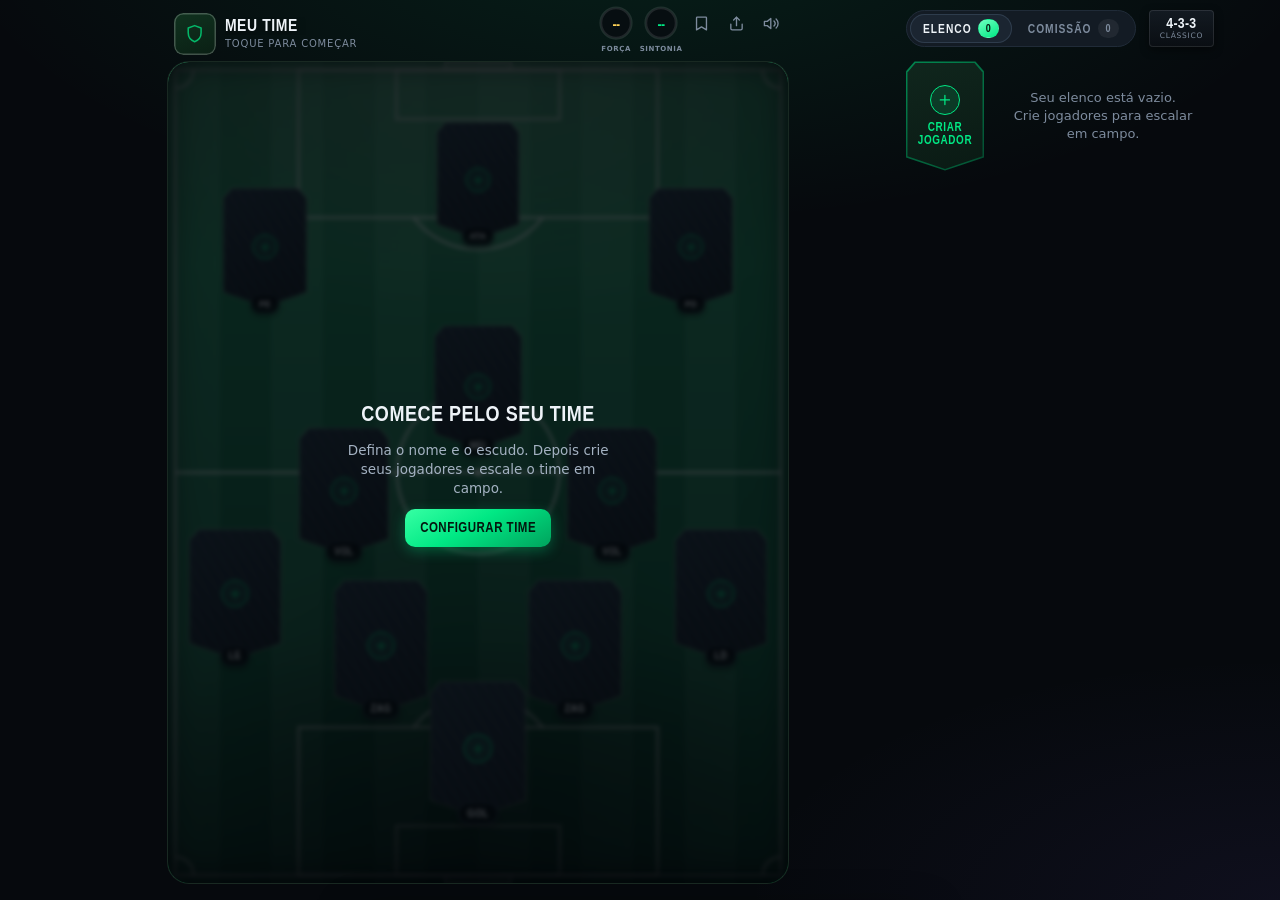
<file: index.html>
<!DOCTYPE html>
<html lang="pt-BR">
<head>
<meta charset="UTF-8" />
<meta name="viewport" content="width=device-width, initial-scale=1, viewport-fit=cover, maximum-scale=1, user-scalable=no" />
<title>NoTatiko — Monte seu time</title>
<meta name="description" content="NoTatiko: monte seu time de futebol com cards de score, escolha a tática e escale os 11. Funciona offline." />
<meta name="theme-color" content="#05070a" />
<meta name="mobile-web-app-capable" content="yes" />
<meta name="apple-mobile-web-app-capable" content="yes" />
<meta name="apple-mobile-web-app-status-bar-style" content="black-translucent" />
<meta name="apple-mobile-web-app-title" content="NoTatiko" />
<link rel="manifest" href="manifest.json" />
<link rel="icon" href="icons/icon-192.png" />
<link rel="apple-touch-icon" href="icons/icon-192.png" />
<link rel="stylesheet" href="css/style.css" />
</head>
<body>

<div class="app">

  <div class="conteudo">

    <section class="coluna-campo">

      <!-- Placar do jogo: escudo à esquerda, tática e medalhas à direita.
           Uma linha só, sem barra e sem divisória: encosta no gramado. -->
      <div class="hud">
        <button class="emblema" id="btn-time" aria-label="Time: ver e editar">
          <span class="emblema-brasao" id="topo-escudo"></span>
          <span class="emblema-txt">
            <b id="topo-nome">Meu Time</b>
            <small id="topo-sub">Toque para configurar</small>
          </span>
        </button>

        <button class="medalha" id="metrica-forca" aria-label="Força do time">
          <svg viewBox="0 0 40 40" aria-hidden="true">
            <circle class="medalha-trilho" cx="20" cy="20" r="16" />
            <circle class="medalha-arco" cx="20" cy="20" r="16" id="arco-forca" />
          </svg>
          <b id="valor-forca">--</b>
          <span>Força</span>
        </button>

        <button class="medalha" id="metrica-encaixe" aria-label="Sintonia do time">
          <svg viewBox="0 0 40 40" aria-hidden="true">
            <circle class="medalha-trilho" cx="20" cy="20" r="16" />
            <circle class="medalha-arco" cx="20" cy="20" r="16" id="arco-sintonia" />
          </svg>
          <b id="valor-encaixe">--</b>
          <span>Sintonia</span>
        </button>

        <button class="btn-hud" id="btn-escalacoes" aria-label="Minhas escalações"></button>

        <button class="btn-hud" id="btn-compartilhar" aria-label="Compartilhar a escalação"></button>

        <button class="btn-som" id="btn-som" aria-label="Trilha sonora"></button>
      </div>

      <div class="palco">

        <div class="gramado" id="gramado">
        <div class="gramado-fundo">
          <div class="grama"></div>
          <!-- as marcações são desenhadas em js/campo.js: o comprimento do
               campo acompanha a tela, e o círculo do meio nunca estica -->
          <svg class="linhas" id="linhas-campo" viewBox="0 0 680 907"
               preserveAspectRatio="xMidYMid meet" aria-hidden="true"></svg>
        </div>
          <div class="slots" id="slots"></div>
        </div>
      </div>
    </section>

    <section class="coluna-elenco">
      <div class="elenco-topo">
        <div class="abas" role="tablist" aria-label="Elenco e comissão técnica">
          <button type="button" class="aba ativa" id="aba-elenco" role="tab"
                  aria-selected="true" aria-controls="trilho">
            Elenco <span class="contador" id="qtd-elenco">0</span>
          </button>
          <button type="button" class="aba" id="aba-comissao" role="tab"
                  aria-selected="false" aria-controls="trilho-comissao">
            Comissão <span class="contador" id="qtd-comissao">0</span>
          </button>
        </div>

        <button class="placa-tatica" id="btn-tatica" aria-label="Tática e escalações guardadas">
          <b id="tatica-nome">4-3-3</b>
          <small id="tatica-variacao">Clássico</small>
        </button>
      </div>
      <div class="trilho" id="trilho" role="tabpanel" aria-labelledby="aba-elenco"></div>
      <div class="trilho trilho-comissao" id="trilho-comissao" role="tabpanel"
           aria-labelledby="aba-comissao" hidden></div>
    </section>

  </div>
</div>

<div class="camada-arrasto" id="camada-arrasto"></div>

<div class="folha-fundo" id="folha-fundo"></div>
<div class="folha" id="folha" role="dialog" aria-modal="true">
  <div class="folha-alca" id="folha-alca"><span></span></div>
  <header class="folha-topo">
    <h2 id="folha-titulo"></h2>
    <button class="folha-fechar" id="folha-fechar" aria-label="Fechar"></button>
  </header>
  <div class="folha-corpo" id="folha-corpo"></div>
  <footer class="folha-rodape" id="folha-rodape"></footer>
</div>

<div class="dialogo-fundo" id="dialogo-fundo">
  <div class="dialogo" role="alertdialog" aria-modal="true" aria-labelledby="dialogo-titulo">
    <h3 id="dialogo-titulo"></h3>
    <p id="dialogo-texto"></p>
    <div class="dialogo-acoes">
      <button class="acao-redonda neutra" id="dialogo-nao"></button>
      <button class="acao-redonda perigo" id="dialogo-sim"></button>
    </div>
  </div>
</div>

<div class="revelacao" id="revelacao"><div class="revelacao-carta" id="revelacao-carta"></div></div>

<script type="module" src="js/app.js"></script>
</body>
</html>
</file>
<file: css/style.css>
/* =========================================================
   NoTatiko — Monte seu time
   Tema escuro, layout de uma tela só.
   ========================================================= */

  :root {
  /* superfícies — nenhuma cor chapada: tudo tem gradiente ou luz ambiente */
  --fundo: #06090d;
  --painel: #0d131a;
  --painel-2: #131b24;
  --painel-3: #1b2531;
  --sup-1: linear-gradient(160deg, #151e29, #0e151d);
  --sup-2: linear-gradient(160deg, #1c2733, #131b25);
  --borda: #202b38;
  --borda-clara: #2e3c4c;

  --texto: #eef3f8;
  --texto-2: #a4b2c2;
  --texto-3: #7d8b9d;   /* AA: 5.6:1 sobre o fundo */

  --acento: #00e884;
  --acento-escuro: #00a35d;
  --acento-suave: rgba(0, 232, 132, .13);
  --ouro: #ffd257;
  --ambar: #ffab2e;
  --vermelho: #ff5457;

  /* metais das cartas */
  --bronze-1: #f6cba4; --bronze-2: #c8814a; --bronze-3: #7d4520; --bronze-4: #e5a870;
  --prata-1: #ffffff;  --prata-2: #d2dbe5;  --prata-3: #8d99a8;  --prata-4: #f3f7fb;
  --ouro-1: #fff8d6;   --ouro-2: #f4cf68;   --ouro-3: #b9861a;   --ouro-4: #ffeba6;
  --elite-1: #6a4ac0;  --elite-2: #2c1656;  --elite-3: #150a2b;  --elite-4: #8a5ce0;

  --raio: 14px;
  --raio-sm: 10px;
  --raio-lg: 22px;

  --sombra: 0 18px 40px rgba(0, 0, 0, .6);
  --sombra-carta: 0 6px 16px rgba(0, 0, 0, .55);

  --fonte: system-ui, -apple-system, "Segoe UI", Roboto, "Helvetica Neue", Arial, sans-serif;
  --fonte-cond: "Roboto Condensed", "Arial Narrow", "Liberation Sans Narrow", "DejaVu Sans Condensed", var(--fonte);

  /* Áreas seguras do aparelho, num lugar só. Sem isto espalhado, o topo e o
     rodapé viravam faixas de fundo — uma logo abaixo do relógio, outra
     abaixo do elenco — porque o respiro ficava FORA do conteúdo. */
  --topo-seguro: env(safe-area-inset-top, 0px);
  --baixo-seguro: env(safe-area-inset-bottom, 0px);

  /* HUD: uma linha só no lugar do antigo header + fileira de tiles */
  /* O HUD precisa caber a medalha inteira — anel, número e rótulo — mais
     uma folga até a grama. Menos que isso e o "FORÇA"/"SINTONIA" encosta
     na linha do campo, que era o que acontecia: a medalha mede 52 e a
     área útil do HUD media 46, então o rótulo passava 3px para dentro do
     gramado. A folga é (hud-h - invasão - medalha) / 2. */
  --hud-h: 66px;
  --hud-invasao: 5px;    /* o quanto o HUD desce por cima do gramado */
  --elenco-invasao: 14px; /* e o quanto a linha das abas sobe por cima dele */
  --brasao: 42px;
  /* o vão e o rótulo que a medalha tem embaixo do anel: é o que os glifos
     do topo descontam para acompanharem o anel, e não o rótulo */
  --medalha-rotulo: 13px;
  --medalha: 38px;
  --nome-time: 17px;
  /* 680x907, o campo do desenho; o JS remede conforme a tela e o
     comprimento acompanha, para o círculo do meio nunca esticar */
  --proporcao-campo: 0.7497;

  /* ritmo vertical compartilhado entre o botão de tática e os indicadores,
     para as duas linhas de texto alinharem entre as três caixas */
  --valor-tam: 19px;
  --valor-altura: 1.05;
  --rotulo-tam: 9px;
  --rotulo-altura: 1.1;
  --rotulo-espaco: 3px;
}

* { box-sizing: border-box; -webkit-tap-highlight-color: transparent; }

html, body {
  height: 100%;
  margin: 0;
  overflow: hidden;
  overscroll-behavior: none;
}

body {
  background:
    radial-gradient(90% 55% at 50% -8%, rgba(0, 232, 132, .10), transparent 60%),
    radial-gradient(70% 45% at 100% 100%, rgba(120, 90, 220, .08), transparent 60%),
    var(--fundo);
  background-attachment: fixed;
  color: var(--texto);
  font-family: var(--fonte);
  font-size: 15px;
  line-height: 1.4;
  -webkit-font-smoothing: antialiased;
  user-select: none;
}

img { display: block; max-width: 100%; -webkit-user-drag: none; }
button { font: inherit; color: inherit; background: none; border: none; padding: 0; cursor: pointer; }
input, select { font: inherit; color: inherit; }
svg { display: block; width: 100%; height: 100%; }

::-webkit-scrollbar { width: 5px; height: 5px; }
::-webkit-scrollbar-thumb { background: var(--borda-clara); border-radius: 4px; }
::-webkit-scrollbar-track { background: transparent; }

/* =========================================================
   Estrutura
   ========================================================= */

.app {
  height: 100dvh;
  display: flex;
  flex-direction: column;
  max-width: 1180px;
  margin: 0 auto;
}

.conteudo {
  flex: 1;
  min-height: 0;
  display: flex;
  flex-direction: column;
}

/* =========================================================
   Tirando o cheiro de navegador

   O aplicativo tem que se comportar como jogo, não como página: nada de
   realce azul ao tocar, nada de seleção de texto arrastando, nada de
   rolagem elástica revelando o fundo do navegador, nada de lupa do iOS.
   Texto só é selecionável onde se digita.
   ========================================================= */

* {
  -webkit-tap-highlight-color: transparent;
  -webkit-touch-callout: none;
}

body {
  user-select: none;
  -webkit-user-select: none;
  overscroll-behavior: none;
  touch-action: manipulation;   /* mata o atraso de 300ms e o duplo-toque-zoom */
}

input, textarea, [contenteditable] {
  user-select: text;
  -webkit-user-select: text;
}

/* o anel de foco padrão é marca de formulário; o do teclado a gente desenha */
:focus { outline: none; }
:focus-visible {
  outline: 2px solid var(--acento);
  outline-offset: 2px;
  border-radius: 4px;
}

/* barras de rolagem visíveis são coisa de página */
.trilho, .folha { scrollbar-width: none; }
.trilho::-webkit-scrollbar, .folha::-webkit-scrollbar { width: 0; height: 0; }

/* =========================================================
   HUD — o placar do jogo

   Substitui o antigo header + a fileira de tiles. Uma linha só, sem barra,
   sem divisória e sem fundo próprio: ela encosta no gramado e o gradiente
   desce para dentro dele, de modo que placar e campo leiam como uma peça só.
   ========================================================= */

.hud {
  position: relative;
  z-index: 3;
  flex-shrink: 0;
  display: flex;
  /* Tudo alinhado pela linha de baixo: a base do escudo, a do nome do
     clube e a dos rótulos FORÇA e SINTONIA caem na mesma linha. Centrado,
     cada bloco parava numa altura diferente, porque a medalha (anel mais
     rótulo) é bem mais alta que o escudo. */
  align-items: flex-end;
  /* apertado de propósito: o placar tem cinco controles e o nome do clube
     disputa a mesma linha. Cada ponto de vão aqui é ponto de nome ali. */
  gap: 7px;
  height: calc(var(--hud-h) + var(--topo-seguro));
  padding: var(--topo-seguro) 4px 0;
  /* o gradiente morre no gramado: nada de linha separando os dois */
  margin-bottom: calc(var(--hud-invasao) * -1);
  /* a invasão mais o respiro até a grama: é o respiro que separa a linha
     de baixo do HUD da linha do campo */
  padding-bottom: calc(var(--hud-invasao) + 6px);
}

/* os glifos de compartilhar e som acompanham o ANEL das medalhas: descem
   o rótulo que elas têm embaixo e param na mesma altura do anel */
.btn-som, .btn-hud { margin-bottom: var(--medalha-rotulo); }

/* ---- escudo: é ele que abre os dados do time ---- */

.emblema {
  flex: 1;
  min-width: 0;
  display: flex;
  align-items: center;
  gap: 9px;
  /* sem respiro embaixo: é a base do escudo que alinha com a dos rótulos */
  padding: 3px 8px 0 3px;
  text-align: left;
  transition: transform .14s;
}
.emblema:active { transform: scale(.97); }

.emblema-brasao {
  position: relative;
  width: var(--brasao);
  height: var(--brasao);
  flex-shrink: 0;
  /* a marca do clube inteira, numa placa de pontas arredondadas — a mesma
     da imagem compartilhada. O recorte em forma de brasão que morava aqui
     comia os lados de escudo redondo e a faixa do ano de fundação. */
  border-radius: calc(var(--brasao) * .22);
  background: var(--fundo-marca, linear-gradient(160deg, #2a3542, #141a22));
  display: flex;
  align-items: center;
  justify-content: center;
  color: var(--texto-3);
  overflow: hidden;
}
/* o filete que fecha a placa */
.emblema-brasao::after {
  content: '';
  position: absolute;
  inset: 0;
  border-radius: inherit;
  box-shadow: inset 0 0 0 1.5px rgba(255, 255, 255, .22);
  pointer-events: none;
}
/* `contain` e não `cover`: a marca aparece como foi desenhada */
.emblema-brasao img { width: 100%; height: 100%; object-fit: contain; padding: 7%; }
.emblema-brasao svg { width: 46%; height: 46%; opacity: .75; }

/* sem escudo definido, o emblema chama: é a porta dos dados do time */
.emblema.vazio .emblema-brasao {
  background: linear-gradient(160deg, #10321f, #0a1f14);
  color: var(--acento);
  animation: chamar 2.6s ease-in-out infinite;
}
@keyframes chamar {
  0%, 72%, 100% { filter: brightness(1); }
  84%           { filter: brightness(1.55); }
}

.emblema-txt { min-width: 0; }
.emblema-txt b {
  display: block;
  font-family: var(--fonte-cond);
  font-size: var(--nome-time);
  font-weight: 800;
  letter-spacing: .6px;
  text-transform: uppercase;
  line-height: 1.05;
  white-space: nowrap;
  overflow: hidden;
  text-overflow: ellipsis;
  text-shadow: 0 2px 8px rgba(0, 0, 0, .6);
}
.emblema-txt small {
  display: block;
  margin-top: 2px;
  font-size: 10px;
  letter-spacing: .8px;
  text-transform: uppercase;
  color: var(--texto-3);
  white-space: nowrap;
  overflow: hidden;
  text-overflow: ellipsis;
}

/* ---- tática: placa de prancheta, não um select ---- */

.placa-tatica {
  flex-shrink: 0;
  margin-left: auto;
  display: flex;
  flex-direction: column;
  align-items: center;
  justify-content: center;
  gap: 1px;
  min-width: 62px;
  padding: 5px 11px;
  border-radius: 4px;
  background: linear-gradient(180deg, rgba(20, 27, 35, .92), rgba(10, 14, 19, .92));
  box-shadow: inset 0 0 0 1px rgba(255, 255, 255, .10), 0 3px 10px rgba(0, 0, 0, .45);
  transition: transform .14s;
}
.placa-tatica:active { transform: scale(.95); }
.placa-tatica b {
  font-family: var(--fonte-cond);
  font-size: 15px;
  font-weight: 800;
  letter-spacing: .3px;
  line-height: 1;
}
.placa-tatica small {
  font-size: 7.5px;
  letter-spacing: .7px;
  text-transform: uppercase;
  color: var(--texto-3);
  max-width: 62px;
  white-space: nowrap;
  overflow: hidden;
  text-overflow: ellipsis;
}

/* ---- Força e Sintonia: medalhas, com o arco contando o valor ---- */

.medalha {
  position: relative;
  flex-shrink: 0;
  width: var(--medalha);
  display: flex;
  flex-direction: column;
  align-items: center;
  gap: 3px;
  transition: transform .14s;
}
.medalha:active { transform: scale(.93); }

/* o anel é um bloco próprio: o rótulo fica embaixo, fora dele */
.medalha svg {
  width: var(--medalha);
  height: var(--medalha);
  transform: rotate(-90deg);      /* o arco começa no topo */
}
.medalha-trilho {
  fill: rgba(8, 12, 17, .78);
  stroke: rgba(255, 255, 255, .10);
  stroke-width: 3;
}
.medalha-arco {
  fill: none;
  stroke: var(--cor-arco, var(--ouro));
  stroke-width: 3;
  stroke-linecap: round;
  /* 2πr com r=16 */
  stroke-dasharray: 100.53;
  stroke-dashoffset: calc(100.53 - 100.53 * var(--pct, 0));
  transition: stroke-dashoffset .55s cubic-bezier(.2, .9, .3, 1);
  filter: drop-shadow(0 0 4px var(--cor-arco, var(--ouro)));
}

/* o número vive no centro do anel */
.medalha b {
  position: absolute;
  top: 0;
  left: 0;
  width: var(--medalha);
  height: var(--medalha);
  display: flex;
  align-items: center;
  justify-content: center;
  font-family: var(--fonte-cond);
  font-size: 15px;
  font-weight: 800;
  letter-spacing: -.5px;
  line-height: 1;
  color: var(--cor-arco, var(--ouro));
  pointer-events: none;
}
.medalha span {
  font-size: 7px;
  font-weight: 700;
  letter-spacing: .6px;
  text-transform: uppercase;
  color: var(--texto-3);
  white-space: nowrap;
}
#metrica-forca { --cor-arco: var(--ouro); }
#metrica-encaixe { --cor-arco: var(--acento); }

.medalha b.pulso { animation: pulso-num .5s cubic-bezier(.2, .9, .3, 1); }
@keyframes pulso-num {
  0%   { transform: scale(1); }
  35%  { transform: scale(1.32); filter: brightness(1.5); }
  100% { transform: scale(1); }
}

/* ---- som e partilha: só o glifo, sem caixa ---- */

.btn-som, .btn-hud {
  flex-shrink: 0;
  width: 28px;
  height: var(--medalha);
  display: flex;
  align-items: center;
  justify-content: center;
  color: var(--texto-3);
  transition: transform .12s, color .15s;
}
.btn-som svg, .btn-hud svg { width: 17px; height: 17px; }
.btn-som:active, .btn-hud:active { transform: scale(.88); }
.btn-som.ativo { color: var(--acento); filter: drop-shadow(0 0 5px rgba(0, 224, 122, .5)); }

/* =========================================================
   Campo
   ========================================================= */

.coluna-campo {
  position: relative;
  flex: 1;
  min-height: 0;
  display: flex;
  flex-direction: column;
  padding: 0 12px;
}

/* o palco centraliza o gramado; o gramado guarda a proporção de um campo em pé,
   então em telas baixas ele encolhe em vez de virar uma faixa achatada */
.palco {
  flex: 1;
  min-height: 0;
  display: flex;
  align-items: center;
  justify-content: center;
  /* contêiner de tamanho: é dele que sai a medida do gramado abaixo */
  container-type: size;
}

/* O gramado cabe no palco pelos DOIS lados.

   Antes a altura era 100% e a largura vinha da proporção, com um
   `max-width` de reserva. Quando a largura era o limite — celular em pé —,
   o max-width cortava a largura e a altura continuava em 100%: a caixa
   saía fora de proporção e o desenho do campo era esticado junto,
   achatando o círculo do meio. Com o `min`, quem manda é o lado que
   aperta, e a proporção fica intacta.                                    */
.gramado {
  position: relative;
  height: min(100cqh, calc(100cqw / var(--proporcao-campo)));
  width: auto;
  aspect-ratio: var(--proporcao-campo);
  max-width: 100%;
  container-type: size;
  border-radius: var(--raio-lg);
  overflow: hidden;
  background: #05170f;
  border: 1px solid rgba(255, 255, 255, .08);
  isolation: isolate;
}

/* o gramado preenche exatamente o container: nenhuma carta cai fora dele */
.gramado-fundo { position: absolute; inset: 0; overflow: hidden; }

.grama {
  position: absolute; inset: 0;
  background:
    radial-gradient(135% 62% at 50% -6%, rgba(214, 255, 232, .22), transparent 62%),
    repeating-linear-gradient(90deg,
      rgba(255, 255, 255, .055) 0 8.3333%,
      rgba(0, 0, 0, .05) 8.3333% 16.6666%),
    linear-gradient(180deg, #22945f 0%, #18754e 44%, #0d4c31 100%);
  background-color: #18754e;
}

/* linhas do campo desenhadas em SVG (proporção real: 105m x 68m) */
.linhas { position: absolute; inset: 0; width: 100%; height: 100%; }
.linha-campo {
  fill: none;
  stroke: rgba(255, 255, 255, .46);
  stroke-width: 3.8;
  vector-effect: non-scaling-stroke;
}
.linha-campo .gol-trave { fill: rgba(255, 255, 255, .12); }
.marca-ponto { fill: rgba(255, 255, 255, .5); }

/* vinheta e luz de estádio */
.gramado::after {
  content: '';
  position: absolute; inset: 0;
  pointer-events: none;
  z-index: 1;
  background:
    radial-gradient(120% 60% at 50% -10%, rgba(190, 255, 220, .18), transparent 60%),
    radial-gradient(100% 80% at 50% 100%, rgba(0, 0, 0, .5), transparent 55%),
    linear-gradient(180deg, rgba(0, 0, 0, .35), transparent 25%, transparent 70%, rgba(0, 0, 0, .45));
}

/* área útil: recuo para a carta + pílula caberem dentro do gramado */
.slots { position: absolute; inset: 4% 1% 6%; z-index: 2; }

.slot {
  position: absolute;
  transform: translate(-50%, -50%) scale(var(--escala, 1));
  /* limita pela largura E pela altura do gramado: em telas baixas a carta
     encolhe em vez de vazar para fora do campo */
  width: min(17.5cqw, 13cqh);
  max-width: 96px;
  display: flex;
  flex-direction: column;
  align-items: center;
  touch-action: none;
  cursor: grab;
}
/* estados do slot */
.slot.alvo .carta { outline: 2px solid var(--acento); outline-offset: 3px; }
.slot.alvo .pilula { border-color: var(--acento); color: var(--acento); }
.slot.arrastando { opacity: .25; }

/* a carta mede 7.4em de largura: a fonte deriva do tamanho do slot para casarem */
.slot .carta { width: 100%; font-size: min(2.365cqw, 1.756cqh, 13px); }

/* etiqueta da posição sob a carta */
.pilula {
  /* encaixada na ponta da carta: o chanfro afina até um bico, então a faixa de
     baixo está vazia. Fora dali, a carta do jogador de trás cobria o rótulo.
     position+z-index porque a carta é posicionada e pintaria por cima. */
  position: relative;
  z-index: 1;
  margin-top: -1.35em;
  font-family: var(--fonte-cond);
  font-size: min(2.3cqw, 1.7cqh, 11px);
  font-weight: 800;
  letter-spacing: .5px;
  padding: 2px 8px;
  border-radius: 20px;
  background: rgba(5, 9, 13, .9);
  border: 1px solid var(--borda-clara);
  color: var(--texto);
  white-space: nowrap;
  box-shadow: 0 2px 6px rgba(0, 0, 0, .45);
}
.pilula.fora { color: var(--ambar); border-color: rgba(255, 171, 46, .5); }

/* =========================================================
   Carta do jogador — acabamento metálico por tier
   ========================================================= */

.carta {
  /* metal padrão: bronze */
  --m1: var(--bronze-1); --m2: var(--bronze-2); --m3: var(--bronze-3); --m4: var(--bronze-4);
  --tinta: #33200e;
  --brilho: rgba(255, 255, 255, .55);
  --halo: rgba(190, 120, 60, .35);

  position: relative;
  width: 7.4em;
  aspect-ratio: 1 / 1.4;
  font-size: 13px;
  color: var(--tinta);
  /* liga metálica: bandas claras e escuras em ângulo + base do tier */
  background:
    repeating-linear-gradient(152deg,
      rgba(255, 255, 255, .085) 0 2px,
      rgba(0, 0, 0, .07) 2px 5px),
    linear-gradient(152deg,
      var(--m1) 0%, var(--m2) 26%, var(--m3) 47%,
      var(--m4) 63%, var(--m2) 80%, var(--m3) 100%);
  clip-path: polygon(0 9%, 11% 0, 89% 0, 100% 9%, 100% 88%, 50% 100%, 0 88%);
  filter: drop-shadow(0 5px 12px rgba(0, 0, 0, .5)) drop-shadow(0 0 10px var(--halo));
  display: flex;
  flex-direction: column;
  align-items: center;
  padding: .45em .42em 1.42em;
  overflow: hidden;
}

/* reflexo especular que atravessa a carta */
.carta::before {
  content: '';
  position: absolute;
  inset: 0;
  background:
    linear-gradient(108deg,
      transparent 24%,
      var(--brilho) 38%,
      rgba(255, 255, 255, .14) 45%,
      transparent 56%),
    linear-gradient(196deg, rgba(255, 255, 255, .3), transparent 38%);
  pointer-events: none;
}

.carta.prata {
  --m1: var(--prata-1); --m2: var(--prata-2); --m3: var(--prata-3); --m4: var(--prata-4);
  --tinta: #16202b;
  --brilho: rgba(255, 255, 255, .8);
  --halo: rgba(180, 200, 220, .3);
}

.carta.ouro {
  --m1: var(--ouro-1); --m2: var(--ouro-2); --m3: var(--ouro-3); --m4: var(--ouro-4);
  --tinta: #2e2000;
  --brilho: rgba(255, 255, 255, .75);
  --halo: rgba(255, 200, 70, .42);
}

/* elite: metal escuro com película holográfica */
.carta.elite {
  --m1: var(--elite-1); --m2: var(--elite-2); --m3: var(--elite-3); --m4: var(--elite-4);
  --tinta: #f7f2ff;
  --brilho: rgba(255, 255, 255, .45);
  --halo: rgba(150, 90, 255, .5);
}
.carta.elite::after {
  content: '';
  position: absolute;
  inset: 0;
  background: conic-gradient(from 200deg at 28% -10%,
    rgba(255, 90, 190, .75), rgba(120, 130, 255, .7), rgba(80, 245, 220, .7),
    rgba(255, 225, 120, .7), rgba(255, 90, 190, .75));
  mix-blend-mode: color-dodge;
  opacity: .3;
  pointer-events: none;
}

.carta-corpo {
  width: 100%;
  flex: 1;
  min-height: 0;
  display: flex;
  align-items: center;
  gap: .1em;
  padding-left: .2em;
  z-index: 1;
}
.carta-nota {
  display: flex;
  flex-direction: column;
  align-items: center;
  line-height: 1;
  flex-shrink: 0;
}
.carta-nota b {
  font-family: var(--fonte-cond);
  font-size: 1.85em;
  font-weight: 800;
  letter-spacing: -.02em;
}
.carta-nota span {
  font-family: var(--fonte-cond);
  font-size: .78em;
  font-weight: 700;
  letter-spacing: .06em;
  opacity: .88;
  margin-top: .1em;
}
/* escudo do clube na faixa inferior, como nos cards de verdade */
.carta-foto {
  width: 3.75em; height: 3.75em;
  margin-left: auto;
  border-radius: 50%;
  overflow: hidden;
  background: rgba(0, 0, 0, .16);
  border: .11em solid rgba(255, 255, 255, .42);
  display: flex; align-items: center; justify-content: center;
  z-index: 1;
  flex-shrink: 0;
}
.carta-foto img { width: 100%; height: 100%; object-fit: cover; object-position: center 22%; }
.carta-foto svg { width: 55%; height: 55%; opacity: .45; }

.carta-nome {
  width: 100%;
  flex-shrink: 0;
  text-align: center;
  font-family: var(--fonte-cond);
  font-size: .92em;
  font-weight: 800;
  letter-spacing: .04em;
  text-transform: uppercase;
  padding: .1em 0;
  margin-top: .18em;
  border-top: .1em solid rgba(0, 0, 0, .22);
  border-bottom: .1em solid rgba(0, 0, 0, .22);
  white-space: nowrap;
  overflow: hidden;
  text-overflow: ellipsis;
  z-index: 1;
}

/* apelidos compridos: fonte menor para caberem sem reticências */
.carta-nome.nome-g { font-size: .78em; letter-spacing: .02em; }
.carta-nome.nome-xg { font-size: .66em; letter-spacing: 0; }

.carta-stats {
  width: 100%;
  flex-shrink: 0;
  display: grid;
  grid-template-columns: repeat(3, 1fr);
  gap: .04em .08em;
  margin-top: .26em;
  z-index: 1;
  font-family: var(--fonte-cond);
}
.carta-stats div {
  display: flex;
  align-items: baseline;
  justify-content: center;
  gap: .18em;
  line-height: 1.05;
}
/* padrão (cartas pequenas): só os números, na ordem RIT FIN PAS / DRI DEF FIS */
.carta-stats b { font-size: 1.02em; font-weight: 800; }
.carta-stats i { display: none; font-size: .68em; font-style: normal; font-weight: 700; opacity: .72; }

/* cartas grandes (prévia, revelação): com os rótulos */
.carta.detalhada .carta-stats { gap: .1em .12em; }
.carta.detalhada .carta-stats b { font-size: .74em; }
.carta.detalhada .carta-stats i { display: inline; font-size: .54em; }

/* carta vazia */
.carta.vazia {
  --c1: rgba(255, 255, 255, .17); --c2: rgba(255, 255, 255, .1);
  background: rgba(255, 255, 255, .16);
  filter: none;
  padding: 0;
  align-items: stretch;
}
.carta.vazia::before { content: none; }
.carta-vazia-interna {
  position: absolute;
  inset: .13em;
  clip-path: polygon(0 9%, 11% 0, 89% 0, 100% 9%, 100% 88%, 50% 100%, 0 88%);
  background:
    repeating-linear-gradient(58deg, rgba(255, 255, 255, .045) 0 2px, transparent 2px 10px),
    linear-gradient(160deg, #223140, #131b24);
  display: flex;
  align-items: center;
  justify-content: center;
}
.carta-vazia-interna span {
  width: 2.2em; height: 2.2em;
  border-radius: 50%;
  border: .13em solid var(--acento);
  color: var(--acento);
  display: flex; align-items: center; justify-content: center;
  background: rgba(0, 224, 122, .12);
}
.carta-vazia-interna svg { width: 55%; height: 55%; }

/* =========================================================
   Elenco (trilho)
   ========================================================= */

.coluna-elenco {
  /* medida única dos dois trilhos: a carta do jogador tem 7.4em de largura, a
     credencial tem essa largura direto. Mesma proporção (1/1.4), mesmo tamanho. */
  --carta-trilho: 78px;
  flex-shrink: 0;
  padding: 8px 0 calc(6px + var(--baixo-seguro) * .5);
}

/* abas: elenco e comissão dividem o mesmo espaço, uma de cada vez */
.abas {
  display: flex;
  gap: 3px;
  padding: 3px;
  border-radius: 22px;
  background: var(--painel-2);
  border: 1px solid var(--borda);
}
.aba {
  display: inline-flex;
  align-items: center;
  gap: 6px;
  padding: 5px 13px;
  border-radius: 20px;
  font-family: var(--fonte-cond);
  font-size: 12.5px;
  font-weight: 800;
  letter-spacing: 1px;
  text-transform: uppercase;
  color: var(--texto-3);
  transition: color .15s, background .15s, transform .12s;
}
.aba:active { transform: scale(.97); }
.aba .contador { background: rgba(255, 255, 255, .06); border-color: transparent; }
.aba.ativa {
  background: var(--painel-3);
  color: var(--texto);
  box-shadow: inset 0 0 0 1px var(--borda-clara);
}
.aba.ativa .contador {
  background: linear-gradient(150deg, #6effc0, var(--acento));
  color: #04180f;
  font-weight: 700;
}
.trilho[hidden] { display: none; }

.elenco-topo {
  display: flex;
  align-items: center;
  justify-content: space-between;
  gap: 10px;
  padding: 0 12px 7px;
}
.elenco-topo h2 {
  margin: 0;
  font-family: var(--fonte-cond);
  font-size: 14px;
  font-weight: 800;
  letter-spacing: 1.2px;
  text-transform: uppercase;
  color: var(--texto-2);
  display: flex;
  align-items: center;
  gap: 7px;
}
.contador {
  font-size: 11px;
  padding: 1px 7px;
  border-radius: 20px;
  background: var(--painel-2);
  border: 1px solid var(--borda);
  color: var(--texto-3);
  letter-spacing: 0;
}

.btn {
  padding: 9px 15px;
  border-radius: var(--raio-sm);
  font-family: var(--fonte-cond);
  font-size: 14px;
  font-weight: 800;
  letter-spacing: .5px;
  text-transform: uppercase;
  display: inline-flex;
  align-items: center;
  justify-content: center;
  gap: 7px;
  transition: transform .12s, filter .15s;
  white-space: nowrap;
}
.btn:active { transform: scale(.96); }
.btn svg { width: 15px; height: 15px; }
.btn-acento {
  background: linear-gradient(150deg, #37ffa4, var(--acento) 45%, var(--acento-escuro));
  color: #03170e;
  box-shadow: 0 4px 14px rgba(0, 232, 132, .3);
}
.btn-neutro { background: var(--painel-3); color: var(--texto); border: 1px solid var(--borda-clara); }
.btn-perigo { background: rgba(255, 77, 79, .12); color: var(--vermelho); border: 1px solid rgba(255, 77, 79, .35); }
.btn-largo { width: 100%; padding: 13px 18px; font-size: 15px; }
.btn[disabled] { opacity: .35; pointer-events: none; }

.trilho {
  display: flex;
  gap: 10px;
  overflow-x: auto;
  /* folga no topo para a carta selecionada crescer sem ser cortada */
  padding: 15px 12px 7px;
  scroll-snap-type: x proximity;
  /* O encaixe da rolagem alinha a carta com a BORDA do trilho, não com o
     conteúdo: sem isto o navegador rolava os mesmos 12px do respiro e a
     primeira carta nascia colada na beira da tela. */
  scroll-padding-inline: 12px;
  /* casado com a carta para que trocar de aba não mexa na altura da coluna */
  min-height: calc(var(--carta-trilho) * 1.4 + 22px);
  align-items: flex-start;
}
/* a barra de rolagem some no reset: nada a reservar aqui */

.item-trilho {
  flex-shrink: 0;
  scroll-snap-align: start;
  position: relative;
  touch-action: pan-x;
  cursor: grab;
  transition: transform .15s;
}
.item-trilho .carta { font-size: calc(var(--carta-trilho) / 7.4); }
.item-trilho:active { transform: scale(.95); }
/* já está em campo: some da lista de disponíveis, sem resposta ao toque */
.item-trilho.escalado {
  /* o apagamento é da carta, não do item: o selo precisa continuar aceso */
  cursor: default;
  touch-action: auto;
}
.item-trilho.escalado:active { transform: none; }
.item-trilho.arrastando { opacity: .25; }

.trilho-vazio {
  flex: 1;
  min-height: calc(var(--carta-trilho) * 1.4);
  /* tracejado é vocabulário de área de upload de site */
  border: 0;
  border-radius: var(--raio);
  display: flex;
  flex-direction: column;
  align-items: center;
  justify-content: center;
  gap: 4px;
  color: var(--texto-3);
  font-size: 13px;
  text-align: center;
  padding: 12px;
}

/* fantasma do arrasto */
.camada-arrasto {
  position: fixed;
  inset: 0;
  pointer-events: none;
  z-index: 90;
}
.fantasma {
  position: absolute;
  transform: translate(-50%, -50%) scale(1.06) rotate(-3deg);
  filter: drop-shadow(0 20px 30px rgba(0, 0, 0, .6));
  transition: none;
}
.fantasma .carta { font-size: 14px; }


/* ---------------- Seleção e ações na carta ---------------- */

/* a carta escolhida se eleva — é o que indica a seleção, sem precisar de texto */
.slot .carta, .item-trilho .carta { transition: transform .28s cubic-bezier(.2, .9, .3, 1); }

.slot.selecionado { z-index: 12; }
.slot.selecionado .carta {
  transform: translateY(-9px) scale(1.18);
  animation: respirar 1.6s ease-in-out infinite;
}
.item-trilho.selecionado .carta {
  transform: translateY(-5px) scale(1.1);
  animation: respirar 1.6s ease-in-out infinite;
}
.slot.selecionado .pilula { border-color: var(--acento); color: var(--acento); }

@keyframes respirar {
  0%, 100% { filter: drop-shadow(0 10px 16px rgba(0, 0, 0, .6)) drop-shadow(0 0 8px var(--acento)); }
  50%      { filter: drop-shadow(0 14px 22px rgba(0, 0, 0, .65)) drop-shadow(0 0 18px var(--acento)); }
}

/* destinos possíveis chamam o toque */
.slot.destino .carta.vazia { animation: convidar 1.5s ease-in-out infinite; }
.slot.destino .carta:not(.vazia) { animation: oscilar 2.2s ease-in-out infinite; }
@keyframes convidar {
  0%, 100% { transform: scale(1); box-shadow: 0 0 0 0 rgba(0, 232, 132, 0); }
  50%      { transform: scale(1.06); box-shadow: 0 0 0 4px rgba(0, 232, 132, .3); }
}
@keyframes oscilar {
  0%, 100% { transform: translateY(0); }
  50%      { transform: translateY(-3px); }
}

/* a posição pisca quando a carta aterrissa — só luz, sem mexer no transform,
   que pertence à animação de voo */
.slot.aterrissou .carta { animation: aterrissar .65s ease-out; }
@keyframes aterrissar {
  0%   { filter: drop-shadow(0 0 0 transparent); }
  35%  { filter: drop-shadow(0 0 20px var(--acento)) brightness(1.25); }
  100% { filter: drop-shadow(0 0 0 transparent); }
}
.slot.aterrissou .pilula { animation: pilula-chegou .65s ease-out; }
@keyframes pilula-chegou {
  0%, 100% { border-color: var(--borda-clara); color: var(--texto); }
  35%      { border-color: var(--acento); color: var(--acento); }
}

/* barrinha de ações presa na borda da carta */
.acoes-carta {
  position: absolute;
  left: 100%;
  top: 0;
  margin-left: 5px;
  display: flex;
  flex-direction: column;
  gap: 4px;
  z-index: 7;
}
.acoes-carta.esquerda { left: auto; right: 100%; margin: 0 5px 0 0; }
.acoes-carta button {
  width: 30px; height: 30px;
  border-radius: 50%;
  background: rgba(8, 12, 16, .94);
  border: 1px solid var(--borda-clara);
  color: var(--texto);
  display: flex; align-items: center; justify-content: center;
  box-shadow: 0 3px 10px rgba(0, 0, 0, .5);
  transition: transform .12s, background .15s, color .15s;
}
.acoes-carta button svg { width: 14px; height: 14px; }
.acoes-carta button:active { transform: scale(.9); }
.acoes-carta button[data-acao="tirar"],
.acoes-carta button[data-acao="excluir"] { color: var(--vermelho); border-color: rgba(255, 77, 79, .45); }
.acoes-carta button[data-acao="escalar"] { color: var(--acento); border-color: rgba(0, 224, 122, .45); }

.item-trilho { position: relative; }
.item-trilho.selecionado { opacity: 1; }
.item-trilho.selecionado .carta { outline: 2px solid var(--acento); outline-offset: 3px; }
/* no elenco a barrinha fica na base da carta, sem cobrir a nota */
.item-trilho.selecionado .acoes-carta {
  left: 50%; right: auto; top: auto; bottom: 8px;
  transform: translateX(-50%);
  margin: 0;
  flex-direction: row;
  gap: 5px;
}
.item-trilho.selecionado .acoes-carta button { width: 27px; height: 27px; }
.item-trilho.selecionado .acoes-carta button svg { width: 12px; height: 12px; }

/* elenco em modo "quem entra?" */
.trilho.escolhendo { background: rgba(0, 224, 122, .05); border-radius: var(--raio); }
.trilho.escolhendo .item-trilho.escalado .carta { opacity: .22; }
.trilho.escolhendo .item-trilho:not(.escalado) .carta { outline: 1px solid rgba(0, 224, 122, .45); outline-offset: 2px; }


/* =========================================================
   Tática e análise (folhas)
   ========================================================= */

.ajuda { font-size: 12.5px; color: var(--texto-3); line-height: 1.5; margin: 6px 0 0; }

.destaque {
  display: flex;
  align-items: flex-start;
  gap: 16px;
  padding: 14px;
  border-radius: var(--raio);
  background: var(--painel-2);
  border: 1px solid var(--borda);
  margin-bottom: 16px;
}
.destaque-num {
  font-family: var(--fonte-cond);
  font-size: 34px;
  font-weight: 800;
  line-height: 1;
  color: var(--ouro);
  min-width: 66px;
  flex-shrink: 0;
  text-align: center;
}
/* porcentagens têm mais dígitos: fonte menor para não encostar no texto */
.destaque-num.pct { font-size: 27px; min-width: 72px; }
.destaque-num.bom { color: var(--acento); }
.destaque-num.medio { color: var(--ambar); }
.destaque-num.ruim { color: var(--vermelho); }
.destaque > div > b { display: block; font-size: 14.5px; margin-bottom: 3px; }
.destaque p b { color: var(--texto); }
.destaque p { margin: 0; font-size: 12.5px; color: var(--texto-2); line-height: 1.5; }

.medida { margin-bottom: 11px; }
.medida-topo { display: flex; justify-content: space-between; align-items: baseline; margin-bottom: 5px; }
.medida-topo span { font-size: 12.5px; color: var(--texto-2); }
.medida-topo b { font-family: var(--fonte-cond); font-size: 15px; font-weight: 800; }
.medida-trilho { height: 6px; border-radius: 4px; background: var(--painel-3); overflow: hidden; }
.medida-trilho i { display: block; height: 100%; border-radius: 4px; background: linear-gradient(90deg, var(--acento-escuro), var(--acento)); }

.lista-alerta {
  margin-top: 18px;
  padding: 12px 14px;
  border-radius: var(--raio);
  background: rgba(255, 171, 46, .07);
  border: 1px solid rgba(255, 171, 46, .3);
}
.lista-alerta > b { display: block; font-size: 12px; text-transform: uppercase; letter-spacing: 1px; color: var(--ambar); margin-bottom: 8px; }
.linha-alerta { display: flex; justify-content: space-between; align-items: center; gap: 12px; padding: 4px 0; font-size: 13.5px; }
.de-para { font-family: var(--fonte-cond); font-weight: 700; font-size: 13px; color: var(--texto-2); white-space: nowrap; }
.de-para i { font-style: normal; color: var(--texto-3); margin: 0 2px; }

/* =========================================================
   Folha (bottom sheet)
   ========================================================= */

.folha-fundo {
  position: fixed;
  inset: 0;
  background: rgba(3, 5, 8, .68);
  backdrop-filter: blur(3px);
  opacity: 0;
  pointer-events: none;
  transition: opacity .25s;
  z-index: 100;
}
.folha-fundo.aberta { opacity: 1; pointer-events: auto; }

.folha {
  position: fixed;
  left: 50%;
  bottom: 0;
  width: min(100%, 560px);
  /* Antes eram 100dvh sempre, o que jogava o título e o X para o topo da
     tela — fora do alcance do polegar num iPhone. Agora a ficha cresce só
     até onde o conteúdo pede. */
  height: auto;
  max-height: 96dvh;
  transform: translate(-50%, 100%);
  border: none;
  box-shadow: var(--sombra);
  z-index: 101;
  display: flex;
  flex-direction: column;
  transition: transform .42s cubic-bezier(.22, 1, .36, 1);
  padding-bottom: env(safe-area-inset-bottom);
  overflow: hidden;
  /* arquibancada: luz de cima, brilho de campo embaixo */
  background:
    radial-gradient(115% 48% at 50% -4%, rgba(0, 232, 132, .20), transparent 58%),
    radial-gradient(80% 34% at 50% 104%, rgba(124, 92, 224, .16), transparent 60%),
    linear-gradient(180deg, #0c131b 0%, #080d13 45%, #05080c 100%);
}
.folha.aberta { transform: translate(-50%, 0); }
.folha.arrastando { transition: none; }

/* feixe de luz descendo por trás do conteúdo */
.folha::before {
  content: '';
  position: absolute;
  top: -22%;
  left: 50%;
  width: 150%;
  height: 62%;
  transform: translateX(-50%);
  background: conic-gradient(from 168deg at 50% 0%,
    transparent 0deg, rgba(255, 255, 255, .05) 12deg,
    transparent 26deg, rgba(0, 232, 132, .07) 38deg, transparent 52deg);
  pointer-events: none;
}

.folha-alca {
  padding: 12px 0 6px;
  display: flex;
  justify-content: center;
  cursor: grab;
  touch-action: none;
}
.folha-alca span {
  width: 46px;
  height: 5px;
  border-radius: 4px;
  background: var(--borda-clara);
  transition: width .18s, background .18s;
}
.folha.arrastando .folha-alca span { width: 62px; background: var(--acento); }
.folha-topo { touch-action: none; }

.folha-topo {
  display: flex;
  align-items: center;
  justify-content: space-between;
  gap: 12px;
  padding: 2px 18px 14px;
  position: relative;
  z-index: 1;
}
/* fechar: só o glifo, do tamanho do polegar, sem caixa de botão web */
.folha-fechar {
  width: 34px;
  height: 34px;
  flex-shrink: 0;
  display: flex;
  align-items: center;
  justify-content: center;
  color: var(--texto-3);
  transition: transform .12s, color .15s;
}
.folha-fechar svg { width: 17px; height: 17px; }
.folha-fechar:active { transform: scale(.88); color: var(--texto); }

.folha-topo h2 {
  margin: 0;
  min-width: 0;
  white-space: nowrap;
  overflow: hidden;
  text-overflow: ellipsis;
  font-family: var(--fonte-cond);
  font-size: 22px;
  font-weight: 800;
  letter-spacing: 1.4px;
  text-transform: uppercase;
  background: linear-gradient(180deg, #ffffff, #9fb2c6);
  -webkit-background-clip: text;
  background-clip: text;
  color: transparent;
}

.folha-corpo { touch-action: pan-y; }
.folha-corpo {
  flex: 1;
  overflow-y: auto;
  padding: 0 18px 6px;
  -webkit-overflow-scrolling: touch;
  position: relative;
  z-index: 1;
}

/* o conteúdo entra escalonado, dando ritmo à cena */
.folha.aberta .folha-corpo > * { animation: entrar-cena .45s cubic-bezier(.2, .9, .3, 1) backwards; }
.folha.aberta .folha-corpo > *:nth-child(1) { animation-delay: .06s; }
.folha.aberta .folha-corpo > *:nth-child(2) { animation-delay: .12s; }
.folha.aberta .folha-corpo > *:nth-child(3) { animation-delay: .18s; }
.folha.aberta .folha-corpo > *:nth-child(4) { animation-delay: .24s; }
.folha.aberta .folha-corpo > *:nth-child(n+5) { animation-delay: .3s; }
@keyframes entrar-cena {
  from { opacity: 0; transform: translateY(18px); }
}

.folha-rodape {
  padding: 14px 18px calc(16px + env(safe-area-inset-bottom));
  display: flex;
  gap: 10px;
  position: relative;
  z-index: 1;
  background: linear-gradient(180deg, transparent, rgba(4, 7, 10, .92) 38%);
}
.folha-rodape:empty { display: none; }
.folha-rodape .btn { flex: 1; }

/* =========================================================
   Formulário
   ========================================================= */

.campo { margin-bottom: 16px; }
.campo > label {
  display: block;
  font-size: 11px;
  font-weight: 700;
  letter-spacing: 1px;
  text-transform: uppercase;
  color: var(--texto-3);
  margin-bottom: 7px;
}

.entrada {
  width: 100%;
  background: var(--painel-2);
  border: 1px solid var(--borda);
  border-radius: var(--raio-sm);
  padding: 12px 14px;
  font-size: 15px;
  outline: none;
  transition: border-color .15s;
}
.entrada:focus { border-color: var(--acento); }
.entrada::placeholder { color: var(--texto-3); }

.chips { display: flex; flex-wrap: wrap; gap: 6px; }
.chip {
  padding: 8px 12px;
  border-radius: 8px;
  background: var(--painel-2);
  border: 1px solid var(--borda);
  color: var(--texto-2);
  font-family: var(--fonte-cond);
  font-size: 13px;
  font-weight: 700;
  letter-spacing: .4px;
  transition: all .14s;
}
.chip.ativo { background: var(--acento); border-color: var(--acento); color: #04180f; }

.linha-2 { display: grid; grid-template-columns: 1fr 1fr; gap: 12px; }

.upload {
  position: relative;
  display: flex;
  flex-direction: column;
  align-items: center;
  justify-content: center;
  gap: 6px;
  min-height: 104px;
  /* tracejado é vocabulário de área de upload de site */
  border: 0;
  border-radius: var(--raio);
  background: var(--painel-2);
  color: var(--texto-3);
  font-size: 12px;
  overflow: hidden;
  cursor: pointer;
  text-align: center;
  padding: 10px;
}
.upload svg { width: 22px; height: 22px; }
.upload input { display: none; }
.upload img { position: absolute; inset: 0; width: 100%; height: 100%; object-fit: cover; }
.upload.tem-img { border-style: solid; border-color: var(--borda); }

.atributo { margin-bottom: 13px; }
.atributo-topo {
  display: flex;
  align-items: baseline;
  justify-content: space-between;
  margin-bottom: 6px;
}
.atributo-topo span {
  font-size: 12px;
  font-weight: 600;
  color: var(--texto-2);
  letter-spacing: .3px;
}
.atributo-topo b {
  font-family: var(--fonte-cond);
  font-size: 16px;
  font-weight: 800;
  color: var(--texto);
  min-width: 26px;
  text-align: right;
}

input[type=range] {
  -webkit-appearance: none;
  appearance: none;
  width: 100%;
  height: 5px;
  border-radius: 3px;
  outline: none;
  background: linear-gradient(90deg, var(--acento) var(--pct, 50%), var(--painel-3) var(--pct, 50%));
}
input[type=range]::-webkit-slider-thumb {
  -webkit-appearance: none;
  width: 20px; height: 20px;
  border-radius: 50%;
  background: #fff;
  border: 4px solid var(--acento);
  cursor: pointer;
  box-shadow: 0 2px 6px rgba(0, 0, 0, .5);
}
input[type=range]::-moz-range-thumb {
  width: 20px; height: 20px;
  border-radius: 50%;
  background: #fff;
  border: 4px solid var(--acento);
  cursor: pointer;
}

/* lista de escolha de jogador */
/* lista de faixas */
/* =========================================================
   Estado vazio / boas-vindas
   ========================================================= */

.vazio-campo {
  position: absolute;
  inset: 0;
  z-index: 3;
  display: flex;
  flex-direction: column;
  align-items: center;
  justify-content: center;
  gap: 12px;
  padding: 24px;
  text-align: center;
  background: rgba(4, 8, 12, .74);
  backdrop-filter: blur(2px);
}
.vazio-campo h3 {
  margin: 0;
  font-family: var(--fonte-cond);
  font-size: 22px;
  font-weight: 800;
  letter-spacing: .5px;
  text-transform: uppercase;
}
.vazio-campo p { margin: 0; color: var(--texto-2); font-size: 13.5px; max-width: 280px; }

/* =========================================================
   Revelação da carta / toast
   ========================================================= */

.revelacao {
  position: fixed;
  inset: 0;
  z-index: 120;
  display: none;
  align-items: center;
  justify-content: center;
  background: radial-gradient(circle at 50% 45%, rgba(0, 224, 122, .16), rgba(3, 5, 8, .93) 62%);
}
.revelacao.aberta { display: flex; }
.revelacao-carta { animation: revelar .75s cubic-bezier(.2, .9, .25, 1); }
.revelacao-carta .carta { font-size: 30px; }
@keyframes revelar {
  0% { transform: scale(.5) rotateY(75deg); opacity: 0; }
  60% { transform: scale(1.06) rotateY(0); opacity: 1; }
  100% { transform: scale(1); }
}

.toast {
  position: fixed;
  left: 50%;
  bottom: calc(22px + env(safe-area-inset-bottom));
  transform: translateX(-50%);
  background: var(--painel-3);
  border: 1px solid var(--borda-clara);
  padding: 11px 18px;
  border-radius: 22px;
  font-size: 13.5px;
  font-weight: 600;
  z-index: 130;
  box-shadow: var(--sombra);
  animation: toast-in .22s ease, toast-out .25s ease 2.1s forwards;
  pointer-events: none;
  white-space: nowrap;
}
@keyframes toast-in { from { opacity: 0; transform: translate(-50%, 14px); } }
@keyframes toast-out { to { opacity: 0; transform: translate(-50%, 14px); } }

/* =========================================================
   Desktop — duas colunas
   ========================================================= */

@media (min-width: 900px), (orientation: landscape) and (max-height: 640px) {
  /* 3/4 é a proporção do gramado; 16px é o respiro inferior da coluna */
  .hud {
    /* o gramado é centralizado no palco: sem o auto, o HUD encostava à
       esquerda da coluna. E sem o width, a margem auto desliga o stretch do
       flex e ele encolhe até o conteúdo. */
    width: 100%;
    margin-inline: auto;
    max-width: calc((100dvh - var(--hud-h) + var(--hud-invasao) - 16px) * var(--proporcao-campo));
  }
  .conteudo { flex-direction: row; gap: 16px; padding: 0 4px; }
  .coluna-campo { flex: 1; padding: 0 0 16px 12px; }
  .coluna-elenco {
    width: 320px;
    flex-shrink: 0;
    display: flex;
    flex-direction: column;
    min-height: 0;
    padding: 10px 12px 16px 0;
  }
  .elenco-topo { padding: 0 0 12px; }
  .trilho {
    flex-direction: row;
    flex-wrap: wrap;
    align-content: flex-start;
    overflow-y: auto;
    overflow-x: hidden;
    flex: 1;
    padding: 2px 4px 8px 0;
    gap: 12px;
  }
  .item-trilho { touch-action: none; }
  .trilho-vazio { width: 100%; }
  .gramado { max-height: none; }
}

@media (min-width: 900px) and (max-width: 1100px) {
  .coluna-elenco { width: 264px; }
}

/* celular deitado: espaço vertical curto — enxuga o topo e o elenco */
@media (orientation: landscape) and (max-height: 640px) {
  :root { --hud-h: 62px; --hud-invasao: 4px; --brasao: 36px; --medalha: 36px; --nome-time: 14px; }
  .coluna-elenco { width: 236px; }
  .emblema-txt small { display: none; }
  .coluna-elenco { --carta-trilho: 70px; }


  /* cabeçalho do elenco precisa caber na coluna estreita */
  .elenco-topo { gap: 8px; }
  .elenco-topo h2 { font-size: 12px; letter-spacing: .8px; }
  .elenco-topo .btn { padding: 8px 11px; font-size: 12px; }
}

/* =========================================================
   Acessibilidade
   ========================================================= */

:focus-visible {
  outline: 2px solid var(--acento);
  outline-offset: 2px;
  border-radius: 6px;
}
.slot:focus-visible, .item-trilho:focus-visible { outline: none; }
.slot:focus-visible .carta, .item-trilho:focus-visible .carta {
  outline: 2px solid var(--acento);
  outline-offset: 3px;
}

@media (prefers-reduced-motion: reduce) {
  *, *::before, *::after {
    animation-duration: .001ms !important;
    animation-iteration-count: 1 !important;
    transition-duration: .001ms !important;
  }
}

/* =========================================================
   Diálogo de confirmação
   ========================================================= */

.dialogo-fundo {
  position: fixed;
  inset: 0;
  z-index: 140;
  display: none;
  align-items: center;
  justify-content: center;
  padding: 24px;
  background: rgba(3, 5, 8, .72);
  backdrop-filter: blur(3px);
}
.dialogo-fundo.aberto { display: flex; }
.dialogo {
  width: min(100%, 360px);
  background: var(--sup-1);
  border: 1px solid var(--borda);
  border-radius: var(--raio);
  padding: 20px;
  box-shadow: var(--sombra);
  animation: dialogo-entra .18s ease;
}
@keyframes dialogo-entra { from { opacity: 0; transform: scale(.96); } }
.dialogo h3 {
  margin: 0 0 8px;
  font-family: var(--fonte-cond);
  font-size: 18px;
  font-weight: 800;
  letter-spacing: .4px;
  text-transform: uppercase;
}
.dialogo p { margin: 0 0 18px; font-size: 13.5px; color: var(--texto-2); line-height: 1.5; }
/* as ações do diálogo viraram círculos de ícone (ver "Ação redonda") */

/* =========================================================
   Carta de criar jogador (primeiro item do elenco)
   ========================================================= */

.carta-nova {
  flex-shrink: 0;
  width: 7.4em;
  font-size: calc(var(--carta-trilho) / 7.4);
  aspect-ratio: 1 / 1.4;
  position: relative;
  clip-path: polygon(0 9%, 11% 0, 89% 0, 100% 9%, 100% 88%, 50% 100%, 0 88%);
  background: linear-gradient(150deg, rgba(0, 232, 132, .5), rgba(0, 232, 132, .18));
  transition: transform .14s ease, filter .14s ease;
  filter: drop-shadow(0 4px 12px rgba(0, 232, 132, .28));
  scroll-snap-align: start;
}
.carta-nova:active { transform: scale(.95); }
.carta-nova-interna {
  position: absolute;
  inset: .14em;
  clip-path: polygon(0 9%, 11% 0, 89% 0, 100% 9%, 100% 88%, 50% 100%, 0 88%);
  background: linear-gradient(160deg, #10261d, #0a1a14);
  display: flex;
  flex-direction: column;
  align-items: center;
  justify-content: center;
  gap: .5em;
  padding: .6em;
  text-align: center;
}
.carta-nova .aro {
  width: 2.9em;
  height: 2.9em;
  border-radius: 50%;
  border: .16em solid var(--acento);
  background: rgba(0, 232, 132, .12);
  color: var(--acento);
  display: flex;
  align-items: center;
  justify-content: center;
}
.carta-nova .aro svg { width: 1.5em; height: 1.5em; }
.carta-nova b {
  font-family: var(--fonte-cond);
  font-size: 1.15em;
  font-weight: 800;
  letter-spacing: .05em;
  text-transform: uppercase;
  color: var(--acento);
  line-height: 1.1;
}

/* =========================================================
   Mini-campo — usado para escolher tática e posição
   ========================================================= */

.mini-campo {
  position: relative;
  aspect-ratio: 3 / 3.6;
  border-radius: 9px;
  overflow: hidden;
  background:
    radial-gradient(120% 60% at 50% -8%, rgba(210, 255, 232, .18), transparent 62%),
    repeating-linear-gradient(90deg, rgba(255,255,255,.05) 0 12.5%, rgba(0,0,0,.05) 12.5% 25%),
    linear-gradient(180deg, #1d8455 0%, #14603f 55%, #0c4229 100%);
  border: 1px solid rgba(255, 255, 255, .14);
}
.mini-campo i {
  position: absolute;
  border: 1px solid rgba(255, 255, 255, .26);
}
.mini-campo .meio { left: 0; right: 0; top: 50%; height: 0; border-width: 1px 0 0; }
.mini-campo .circulo { left: 50%; top: 50%; width: 30%; aspect-ratio: 1; border-radius: 50%; transform: translate(-50%, -50%); }
.mini-campo .area { left: 27%; right: 27%; height: 13%; }
.mini-campo .area-cima { top: -1px; border-top: none; }
.mini-campo .area-baixo { bottom: -1px; border-bottom: none; }

.mini-campo b {
  position: absolute;
  width: 6px;
  height: 6px;
  border-radius: 50%;
  background: #fff;
  transform: translate(-50%, -50%);
  box-shadow: 0 1px 4px rgba(0, 0, 0, .55);
}

/* ---- escolha da tática ---- */

.grade-taticas {
  display: grid;
  grid-template-columns: repeat(auto-fill, minmax(74px, 1fr));
  gap: 9px;
  margin-bottom: 20px;
}
.opcao-tatica {
  display: flex;
  flex-direction: column;
  gap: 5px;
  padding: 0;
  text-align: center;
  transition: transform .15s ease;
}
.opcao-tatica:active { transform: scale(.95); }
.opcao-tatica .mini-campo { transition: box-shadow .2s, border-color .2s; }
.opcao-tatica b {
  font-family: var(--fonte-cond);
  font-size: 12.5px;
  font-weight: 800;
  letter-spacing: .6px;
  color: var(--texto);
}
.opcao-tatica small { font-size: 9.5px; color: var(--texto-3); line-height: 1.15; }
.opcao-tatica.ativa .mini-campo {
  border-color: var(--acento);
  box-shadow: 0 0 0 2px var(--acento), 0 8px 22px rgba(0, 232, 132, .3);
}
.opcao-tatica.ativa b { color: var(--acento); }


/* ---- fichário: as escalações guardadas ---- */

.cena-guardar {
  display: flex;
  flex-direction: column;
  align-items: center;
  padding: 2px 0 4px;
}
.cena-guardar .ajuda { text-align: center; max-width: 300px; margin: 10px 0 0; }

.lista-guardadas { display: flex; flex-direction: column; gap: 9px; }

.item-guardada { display: flex; align-items: center; gap: 8px; }

/* a ficha é uma linha só: o desenho da tática, o nome e o que ela mede */
.guardada {
  flex: 1;
  min-width: 0;
  display: flex;
  align-items: center;
  gap: 11px;
  padding: 10px 11px;
  border-radius: var(--raio);
  background: var(--sup-1);
  box-shadow: inset 0 0 0 1px var(--borda);
  text-align: left;
  transition: transform .14s ease, box-shadow .18s ease;
}
.guardada:active { transform: scale(.985); box-shadow: inset 0 0 0 1px var(--borda-clara); }

.mini-guardada { width: 34px; flex-shrink: 0; border-radius: 6px; }
.mini-guardada b { width: 4.5px; height: 4.5px; }
/* vaga aberta na escalação guardada: a bolinha fica só marcada, não cheia */
.mini-campo b.aberta { background: rgba(255, 255, 255, .3); box-shadow: none; }

.guardada-txt { flex: 1; min-width: 0; }
.guardada-txt b {
  display: block;
  font-family: var(--fonte-cond);
  font-size: 15.5px;
  font-weight: 800;
  letter-spacing: .5px;
  text-transform: uppercase;
}
.guardada-txt b, .guardada-txt i, .guardada-txt small {
  white-space: nowrap;
  overflow: hidden;
  text-overflow: ellipsis;
}
.guardada-txt i {
  display: block;
  margin-top: 2px;
  font-style: normal;
  font-size: 11px;
  font-weight: 700;
  letter-spacing: .7px;
  text-transform: uppercase;
  color: var(--acento);
}
.guardada-txt small {
  display: block;
  margin-top: 3px;
  font-size: 11.5px;
  color: var(--texto-3);
}

/* a que já está em campo se anuncia pela borda, e a seta dá lugar ao campo */
.item-guardada.ativa .guardada {
  background: linear-gradient(160deg, rgba(0, 232, 132, .12), rgba(14, 21, 29, .92));
  box-shadow: inset 0 0 0 1px var(--acento-escuro);
}
.item-guardada.ativa .opcao-seta { color: var(--acento); }

/* tela estreita: as medidas dobram em vez de cortar o número no meio —
   "Sintonia 10…" é pior que duas linhas */
@media (max-width: 360px) {
  .guardada-txt small { white-space: normal; line-height: 1.35; }
}

/* lixeira menor que a das fichas: aqui ela divide a linha com a escalação */
.guardada-apagar {
  flex-shrink: 0;
  width: 36px;
  height: 36px;
  border-radius: 50%;
  display: flex;
  align-items: center;
  justify-content: center;
  color: rgba(255, 77, 79, .8);
  box-shadow: inset 0 0 0 1px rgba(255, 77, 79, .28);
  transition: transform .14s, background .15s;
}
.guardada-apagar svg { width: 17px; height: 17px; }
.guardada-apagar:active { transform: scale(.9); background: rgba(255, 77, 79, .16); }

/* ---- palco da carta no editor ---- */

.palco-carta {
  position: relative;
  display: flex;
  justify-content: center;
  padding: 6px 0 14px;
}
.palco-carta::before {
  content: '';
  position: absolute;
  top: -10%;
  left: 50%;
  width: 260px;
  height: 130%;
  transform: translateX(-50%);
  background: radial-gradient(closest-side, rgba(0, 232, 132, .22), transparent 72%);
  pointer-events: none;
}
.palco-carta .carta { font-size: 25px; position: relative; z-index: 1; }

/* =========================================================
   Cena do clube — escudo como protagonista
   ========================================================= */

.cena-time {
  display: flex;
  flex-direction: column;
  align-items: center;
  gap: 20px;
  padding: 22px 0 10px;
}

.escudo-grande {
  position: relative;
  width: 172px;
  height: 172px;
  /* a mesma placa do emblema do placar, no tamanho da ficha */
  border-radius: 34px;
  overflow: hidden;
  background: var(--fundo-marca, var(--sup-2));
  border: 2px solid rgba(255, 255, 255, .2);
  display: flex;
  flex-direction: column;
  align-items: center;
  justify-content: center;
  gap: 8px;
  color: var(--texto-3);
  font-size: 12px;
  cursor: pointer;
  box-shadow:
    0 0 0 10px rgba(0, 232, 132, .07),
    0 0 44px rgba(0, 232, 132, .22),
    0 22px 44px rgba(0, 0, 0, .6);
  transition: transform .18s ease, box-shadow .18s ease;
}
.escudo-grande:active { transform: scale(.96); }
.escudo-grande svg { width: 34px; height: 34px; }
.escudo-grande img { position: absolute; inset: 7%; width: 86%; height: 86%; object-fit: contain; }
.escudo-grande input { display: none; }

.troca-escudo {
  position: absolute;
  right: 10px;
  bottom: 10px;
  z-index: 2;
  width: 38px;
  height: 38px;
  border-radius: 50%;
  background: linear-gradient(150deg, #37ffa4, var(--acento));
  color: #04180f;
  display: flex;
  align-items: center;
  justify-content: center;
  box-shadow: 0 5px 14px rgba(0, 0, 0, .5);
}
.troca-escudo svg { width: 17px; height: 17px; }

.entrada-titulo {
  /* a linha acompanha o nome, não a largura da tela — travessão de ponta a
     ponta é cara de formulário */
  width: auto;
  max-width: 100%;
  min-width: 4em;
  min-height: 1em;
  cursor: text;
  text-align: center;
  font-family: var(--fonte-cond);
  font-size: 25px;
  font-weight: 800;
  letter-spacing: 1.2px;
  text-transform: uppercase;
  background: transparent;
  border: none;
  border-bottom: 2px solid var(--borda-clara);
  border-radius: 0;
  padding: 8px 4px;
  transition: border-color .18s;
}
.entrada-titulo:focus { border-color: var(--acento); outline: none; }
.entrada-titulo:empty::before { content: attr(data-vazio); color: var(--texto-3); }

/* =========================================================
   Fora de posição — marcado na própria carta
   ========================================================= */

.carta.fora-de-posicao .carta-nota span { color: #7a4a00; }
.carta.elite.fora-de-posicao .carta-nota span { color: var(--ambar); }

.aviso-posicao {
  position: absolute;
  top: .35em;
  right: .35em;
  z-index: 2;
  width: 1.25em;
  height: 1.25em;
  border-radius: 50%;
  background: linear-gradient(160deg, #ffc55e, var(--ambar));
  color: #3a2200;
  font-family: var(--fonte-cond);
  font-size: .9em;
  font-weight: 800;
  line-height: 1.25em;
  text-align: center;
  box-shadow: 0 2px 6px rgba(0, 0, 0, .5);
  animation: aviso-pulsa 2.4s ease-in-out infinite;
}
@keyframes aviso-pulsa {
  0%, 100% { box-shadow: 0 2px 6px rgba(0, 0, 0, .5); }
  50%      { box-shadow: 0 2px 6px rgba(0, 0, 0, .5), 0 0 0 4px rgba(255, 171, 46, .28); }
}

/* =========================================================
   Blocos de informação das folhas
   ========================================================= */

.titulo-bloco {
  font-family: var(--fonte-cond);
  font-size: 12px;
  font-weight: 800;
  letter-spacing: 1.4px;
  text-transform: uppercase;
  color: var(--texto-3);
  margin: 20px 0 10px;
}

.linha-info {
  display: flex;
  justify-content: space-between;
  align-items: baseline;
  gap: 12px;
  padding: 9px 0;
  border-bottom: 1px solid var(--borda);
  font-size: 13.5px;
}
.linha-info span { color: var(--texto-2); }
.linha-info b { font-family: var(--fonte-cond); font-size: 15px; letter-spacing: .3px; }

.dica-bloco {
  margin-top: 14px;
  padding: 12px 14px;
  border-radius: var(--raio);
  background: rgba(0, 232, 132, .08);
  border: 1px solid rgba(0, 232, 132, .3);
  font-size: 13px;
  line-height: 1.5;
  color: var(--texto-2);
}
.dica-bloco b { color: var(--texto); }
.dica-bloco.bom { text-align: center; }

.lista-alerta.brando {
  background: rgba(255, 210, 87, .06);
  border-color: rgba(255, 210, 87, .26);
}
.lista-alerta.brando > b { color: var(--ouro); }

/* =========================================================
   Revelação da carta — abertura de pacote
   ========================================================= */

.revelacao {
  background: radial-gradient(circle at 50% 42%, rgba(0, 232, 132, .2), rgba(3, 5, 8, .96) 60%);
  perspective: 1400px;
  overflow: hidden;
}
.revelacao::before {
  content: '';
  position: absolute;
  left: 50%;
  top: 50%;
  width: 150vmax;
  height: 150vmax;
  transform: translate(-50%, -50%);
  background: conic-gradient(from 0deg,
    transparent 0deg, rgba(0, 232, 132, .16) 8deg, transparent 20deg,
    transparent 40deg, rgba(255, 255, 255, .10) 48deg, transparent 62deg,
    transparent 90deg, rgba(0, 232, 132, .14) 98deg, transparent 112deg,
    transparent 150deg, rgba(255, 255, 255, .08) 158deg, transparent 172deg,
    transparent 220deg, rgba(0, 232, 132, .13) 228deg, transparent 242deg,
    transparent 290deg, rgba(255, 255, 255, .09) 298deg, transparent 312deg);
  animation: raios 9s linear infinite;
  pointer-events: none;
}
@keyframes raios { to { transform: translate(-50%, -50%) rotate(360deg); } }

.revelacao-carta {
  position: relative;
  transform-style: preserve-3d;
  animation: girar-carta 1.25s cubic-bezier(.16, .84, .28, 1);
}
.revelacao-carta .carta { font-size: 32px; }
@keyframes girar-carta {
  0%   { transform: translateY(46px) rotateY(-540deg) scale(.42); opacity: 0; }
  55%  { opacity: 1; }
  78%  { transform: translateY(-12px) rotateY(0deg) scale(1.08); }
  100% { transform: translateY(0) rotateY(0deg) scale(1); }
}

/* faixa de brilho varrendo a carta ao final do giro */
.revelacao-carta::after {
  content: '';
  position: absolute;
  inset: 0;
  background: linear-gradient(112deg, transparent 32%, rgba(255, 255, 255, .75) 46%, transparent 60%);
  mix-blend-mode: overlay;
  animation: varrer-brilho .75s ease-out .95s backwards;
  opacity: 0;
  pointer-events: none;
}
@keyframes varrer-brilho {
  0%   { opacity: 0; transform: translateX(-120%); }
  35%  { opacity: 1; }
  100% { opacity: 0; transform: translateX(120%); }
}

.revelacao-rotulo {
  position: absolute;
  bottom: 16%;
  left: 0;
  right: 0;
  text-align: center;
  font-family: var(--fonte-cond);
  font-size: 13px;
  font-weight: 700;
  letter-spacing: 2px;
  text-transform: uppercase;
  color: var(--texto-3);
  animation: entrar-cena .5s ease 1.2s backwards;
}

/* etiqueta de origem → destino nas listas de nota */
.mini-tag {
  display: inline-block;
  margin-left: 6px;
  padding: 1px 6px;
  border-radius: 20px;
  background: rgba(255, 171, 46, .14);
  border: 1px solid rgba(255, 171, 46, .34);
  color: var(--ambar);
  font-family: var(--fonte-cond);
  font-size: 10.5px;
  font-style: normal;
  font-weight: 700;
  letter-spacing: .4px;
}
.linha-info b.queda { color: var(--ambar); }

/* =========================================================
   Escolha de posição — grade compacta, cor por setor

   Antes eram quatro linhas rotuladas que empurravam o radar para fora da
   tela. A cor já diz o setor, então o rótulo vira redundância.
   ========================================================= */

.faixa-posicao {
  display: grid;
  grid-template-columns: repeat(5, 1fr);
  gap: 6px;
  margin-top: 2px;
}

.chip-pos {
  padding: 9px 4px;
  border-radius: 9px;
  background: var(--sup-1);
  box-shadow: inset 0 0 0 1px var(--borda);
  color: var(--texto-2);
  font-family: var(--fonte-cond);
  font-size: 13px;
  font-weight: 800;
  letter-spacing: .6px;
  transition: transform .12s, color .15s, box-shadow .15s, background .15s;
}
/* a cor diz o setor sem precisar escrever o nome dele */
.chip-pos.setor-gol { color: #ffc65c; box-shadow: inset 0 0 0 1px rgba(255, 198, 92, .26); }
.chip-pos.setor-def { color: #7db6ff; box-shadow: inset 0 0 0 1px rgba(125, 182, 255, .26); }
.chip-pos.setor-mei { color: #6ce0c0; box-shadow: inset 0 0 0 1px rgba(108, 224, 192, .26); }
.chip-pos.setor-ata { color: #ff9a76; box-shadow: inset 0 0 0 1px rgba(255, 154, 118, .26); }

.nome-posicao {
  margin: 9px 0 0;
  text-align: center;
  font-family: var(--fonte-cond);
  font-size: 12px;
  font-weight: 700;
  letter-spacing: 1.4px;
  text-transform: uppercase;
  color: var(--texto-3);
}

.chip-pos:active { transform: scale(.93); }
.chip-pos.ativa {
  background: linear-gradient(150deg, #37ffa4, var(--acento));
  border-color: transparent;
  color: #04180f;
  box-shadow: 0 5px 16px rgba(0, 232, 132, .32);
}

/* =========================================================
   Credencial da comissão técnica
   ========================================================= */

.item-comissao { flex-shrink: 0; cursor: pointer; transition: transform .14s; }
.item-comissao:active { transform: scale(.95); }

.credencial {
  position: relative;
  width: 92px;
  aspect-ratio: 1 / 1.4;
  border-radius: 12px;
  padding: 16px 8px 10px;
  display: flex;
  flex-direction: column;
  align-items: center;
  gap: 6px;
  overflow: hidden;
  /* aço escovado: propositalmente sem o brilho colorido das cartas */
  background:
    repeating-linear-gradient(118deg, rgba(255,255,255,.05) 0 2px, rgba(0,0,0,.06) 2px 5px),
    linear-gradient(158deg, #43505f 0%, #29323d 45%, #1a212a 100%);
  border: 1px solid rgba(255, 255, 255, .16);
  box-shadow: 0 5px 14px rgba(0, 0, 0, .5);
  color: var(--texto);
}
/* cordão da credencial */
.credencial-fita {
  position: absolute;
  top: 0;
  left: 50%;
  transform: translateX(-50%);
  width: 34px;
  height: 8px;
  border-radius: 0 0 5px 5px;
  background: linear-gradient(180deg, var(--acento), var(--acento-escuro));
}
.credencial-foto {
  width: 42px;
  height: 42px;
  border-radius: 9px;
  overflow: hidden;
  background: rgba(0, 0, 0, .3);
  border: 1px solid rgba(255, 255, 255, .28);
  display: flex;
  align-items: center;
  justify-content: center;
  flex-shrink: 0;
}
.credencial-foto img { width: 100%; height: 100%; object-fit: cover; }
.credencial-foto svg { width: 55%; height: 55%; opacity: .5; }
.credencial-nome {
  font-family: var(--fonte-cond);
  font-size: 11.5px;
  font-weight: 800;
  letter-spacing: .3px;
  text-transform: uppercase;
  text-align: center;
  line-height: 1.1;
  max-width: 100%;
  overflow: hidden;
  text-overflow: ellipsis;
  white-space: nowrap;
}
.credencial-funcao {
  margin-top: auto;
  font-size: 8.5px;
  font-weight: 700;
  letter-spacing: .3px;
  text-align: center;
  line-height: 1.15;
  color: #04180f;
  background: linear-gradient(150deg, #6effc0, var(--acento));
  border-radius: 20px;
  padding: 3px 7px;
  max-width: 100%;
}

.carta-nova.comissao {
  background: linear-gradient(150deg, rgba(140, 165, 190, .55), rgba(90, 110, 130, .22));
  filter: drop-shadow(0 4px 12px rgba(120, 150, 180, .22));
}
.carta-nova.comissao .carta-nova-interna { background: linear-gradient(160deg, #232c37, #161d25); }
.carta-nova.comissao .aro { border-color: #9fb3c8; color: #9fb3c8; background: rgba(159, 179, 200, .12); }
.carta-nova.comissao b { color: #b8c8d8; }

/* palco da credencial no cadastro */
.palco-credencial {
  position: relative;
  display: flex;
  justify-content: center;
  padding: 10px 0 22px;
}
.palco-credencial::before {
  content: '';
  position: absolute;
  top: -8%;
  left: 50%;
  width: 220px;
  height: 128%;
  transform: translateX(-50%);
  background: radial-gradient(closest-side, rgba(150, 180, 210, .2), transparent 72%);
  pointer-events: none;
}
.palco-credencial .credencial { width: 148px; position: relative; z-index: 1; }
.palco-credencial .credencial-foto { width: 66px; height: 66px; border-radius: 13px; }
.palco-credencial .credencial-nome { font-size: 17px; }
.palco-credencial .credencial-nome.nome-g { font-size: 14px; }
.palco-credencial .credencial-nome.nome-xg { font-size: 11.5px; }
.palco-credencial .credencial-funcao { font-size: 11px; padding: 4px 10px; }

/* chips de função */
.chip-funcao {
  padding: 10px 13px;
  border-radius: 10px;
  background: var(--sup-1);
  border: 1px solid var(--borda);
  color: var(--texto-2);
  font-size: 13px;
  font-weight: 600;
  transition: transform .14s, background .16s, color .16s;
}
.chip-funcao:active { transform: scale(.95); }
.chip-funcao.ativa {
  background: linear-gradient(150deg, #37ffa4, var(--acento));
  border-color: transparent;
  color: #04180f;
  font-weight: 700;
}

/* =========================================================
   Trilho da comissão técnica — aba irmã do elenco
   ========================================================= */

/* a credencial nasce com 92px; aqui ela adota a medida do trilho e os miolos
   acompanham na mesma escala. */
.trilho-comissao .credencial { width: var(--carta-trilho); padding: 13px 6px 8px; gap: 5px; }
.trilho-comissao .credencial-fita { width: 29px; height: 7px; }
.trilho-comissao .credencial-foto { width: 36px; height: 36px; border-radius: 8px; }
/* mesma regra da carta: nome comprido encolhe a fonte em vez de virar "..." */
.trilho-comissao .credencial-nome { font-size: 10px; }
.trilho-comissao .credencial-nome.nome-g { font-size: 8.4px; letter-spacing: .02em; }
.trilho-comissao .credencial-nome.nome-xg { font-size: 7.1px; letter-spacing: 0; }
.trilho-comissao .credencial-funcao { font-size: 8px; padding: 2px 6px; }

/* =========================================================
   Retrato: aproveita a largura da tela

   A trava de 3/4 existe por causa do modo deitado, onde o campo viraria uma
   faixa achatada. Em pé esse risco não existe, então o gramado pode ser mais
   largo — sobra menos margem e as cartas espalham melhor.

   Atenção: largura do slot e fonte da carta andam juntas (a carta mede
   7.4em), então os dois fatores precisam manter a proporção 7.4:1.
   ========================================================= */

/* Em pé o campo preenchia a largura soltando a proporção (`aspect-ratio:
   auto`), e o desenho ia junto: num iPhone em pé a caixa ficava em 0,57
   contra os 0,75 do `viewBox`, e o círculo do meio saía 33% mais alto que
   largo. Agora quem se ajusta é o COMPRIMENTO do campo — `js/campo.js`
   remede a proporção e redesenha as marcações —, então o gramado continua
   preenchendo a tela sem esticar nada. Nada a fazer aqui. */

/* Em pé o campo é o assunto principal: garante metade da tela para ele e
   deixa elenco e comissão dividirem o resto, rolando se não couberem.
   Sem isso as seções de baixo iam comendo o campo conforme foram crescendo. */
@media (orientation: portrait) {
  /* o piso é do GRAMADO, não da coluna — a barra não pode comer essa reserva.
     min-height:auto na coluna faz esse piso virar o limite de encolhimento dela,
     então quem cede espaço é o elenco, nunca o campo. */
  .palco { min-height: 46dvh; }
  .coluna-campo { flex: 1 1 auto; min-height: auto; }

  /* cresce nunca, encolhe sempre: a sobra de tela vai para o campo e o que não
     couber aqui vira rolagem. */
  .coluna-elenco {
    flex: 0 1 auto;
    min-height: 0;
    overflow-y: auto;
    overscroll-behavior: contain;
  }

  /* barra e cabeçalhos mais justos, para sobrar campo */
  :root { --hud-h: 68px; }
  .elenco-topo { padding-bottom: 4px; }
  /* altura fixa (carta + respiro) para que trocar de aba não empurre o campo.
     Enxuta ao osso: cada pixel devolvido aqui vira campo, que é quem cresce
     com a sobra. */
  .trilho { min-height: calc(var(--carta-trilho) * 1.4 + 10px); padding: 5px 12px 5px; }
  /* O indicador de gesto do iPhone é fino: um terço da área segura já o
     mantém longe das cartas, e o resto volta a ser campo. */
  .coluna-elenco {
    padding-top: 2px;
    padding-bottom: calc(2px + var(--baixo-seguro) * .34);
    /* Sobe por cima da borda do gramado, como o HUD desce nela: sem o vão,
       aparecia uma faixa de fundo entre o campo e as abas.

       O respiro é o que passa da invasão: com os dois iguais, a aba nascia
       exatamente na linha do campo, encostada nela. */
    margin-top: calc(var(--elenco-invasao) * -1);
    padding-top: calc(var(--elenco-invasao) + 6px);
  }
  .elenco-topo { position: relative; z-index: 3; }
  .elenco-topo { padding-bottom: 2px; }
  .coluna-elenco { --carta-trilho: 72px; }
}

@media (orientation: portrait) {

  .slot { width: min(18.5cqw, 14.2cqh); }
  .slot .carta { font-size: min(2.5cqw, 1.919cqh, 13px); }
  .pilula { font-size: min(2.43cqw, 1.84cqh, 11px); }
}


/* =========================================================
   Ficha do jogador — a carta é o formulário

   Não há rótulo sobre campo, caixa de texto, área tracejada de upload nem
   slider: a foto e o nome são editados na própria carta, e as seis
   características viram um hexágono que se molda com o dedo.
   ========================================================= */

.oculto-de-verdade {
  position: absolute;
  width: 1px; height: 1px;
  padding: 0; margin: -1px;
  overflow: hidden;
  clip: rect(0 0 0 0);
  white-space: nowrap;
  border: 0;
}

/* ---- nome escrito direto na carta ---- */

/* Campo editável, não <input>: a tipografia continua vindo de .carta-nome /
   .credencial-nome, e a marca d'água é desenhada por nós porque
   ::placeholder não existe fora de formulário. */
.entrada-nome {
  width: 100%;
  min-height: 1em;
  background: none;
  border: 0;
  padding: 0;
  margin: 0;
  text-align: center;
  color: inherit;
  cursor: text;
  /* nome comprido não pode virar duas linhas dentro da carta */
  white-space: nowrap;
  overflow: hidden;
}
.entrada-nome:empty::before {
  content: attr(data-vazio);
  opacity: .35;
}
.entrada-nome:focus { outline: none; }
.entrada-nome:focus:empty::before { opacity: .18; }
/* o cursor piscando já diz que dá para escrever; o sublinhado reforça */
.palco-carta .entrada-nome {
  box-shadow: 0 1px 0 rgba(0, 0, 0, .22);
  transition: box-shadow .18s;
}
.palco-carta .entrada-nome:focus { box-shadow: 0 2px 0 rgba(0, 0, 0, .5); }

/* ---- foto trocada tocando na própria carta ---- */

.carta-foto.editavel { cursor: pointer; position: relative; }
.carta-foto-troca {
  position: absolute;
  right: -2%;
  bottom: -2%;
  width: 34%;
  height: 34%;
  border-radius: 50%;
  background: var(--tinta);
  color: var(--m1);
  display: flex;
  align-items: center;
  justify-content: center;
  box-shadow: 0 2px 6px rgba(0, 0, 0, .45);
}
.carta-foto-troca svg { width: 58%; height: 58%; }

/* ---- faixa de posições ---- */

.faixa-posicao { margin-top: 4px; }

/* ---- radar ---- */

.bloco-radar { margin-top: 2px; }

.radar {
  display: block;
  width: 100%;
  max-width: 266px;
  margin: 0 auto;
  touch-action: none;          /* o arraste é nosso, não da rolagem */
  overflow: visible;
}

.radar-grade polygon {
  fill: none;
  stroke: rgba(255, 255, 255, .09);
  stroke-width: 1;
}
.radar-grade polygon:last-of-type { stroke: rgba(255, 255, 255, .18); }
.radar-grade line { stroke: rgba(255, 255, 255, .09); stroke-width: 1; }

.radar-forma {
  fill: rgba(0, 232, 132, .22);
  stroke: var(--acento);
  stroke-width: 2;
  stroke-linejoin: round;
  transition: fill .2s;
}
.radar.mexendo .radar-forma { fill: rgba(0, 232, 132, .32); }

.radar-ponta {
  fill: var(--acento);
  stroke: #04180f;
  stroke-width: 2;
  transition: r .15s;
}
.radar.mexendo .radar-ponta { r: 7; }

.radar-sigla {
  fill: var(--texto-3);
  font-family: var(--fonte-cond);
  font-size: 10px;
  font-weight: 800;
  letter-spacing: .8px;
  text-anchor: middle;
}
.radar-valor {
  fill: var(--texto);
  font-family: var(--fonte-cond);
  font-size: 15px;
  font-weight: 800;
  text-anchor: middle;
}

.dica-radar {
  margin: 6px 0 0;
  text-align: center;
  font-size: 11px;
  letter-spacing: .3px;
  color: var(--texto-3);
}

/* nome escrito na própria credencial */
.palco-credencial .entrada-nome {
  box-shadow: 0 1px 0 rgba(255, 255, 255, .18);
  transition: box-shadow .18s;
}
.palco-credencial .entrada-nome:focus { box-shadow: 0 2px 0 var(--acento); }
.credencial-foto.editavel { cursor: pointer; position: relative; overflow: visible; }
.credencial-foto.editavel img { border-radius: inherit; }
.palco-credencial .chips, #chips-funcao { justify-content: center; }

/* a ficha do clube: escudo grande e o nome escrito embaixo, sem rótulo */
.cena-time { display: flex; flex-direction: column; align-items: center; gap: 18px; }
.cena-time .ajuda { text-align: center; max-width: 280px; margin: 0; }

/* o escudo já tem a insígnia da câmera: o texto vira redundância barulhenta */
.escudo-grande span { font-size: 11px; letter-spacing: .4px; opacity: .55; }

/* 320px de largura: o nome do clube encolhe para caber inteiro */
@media (max-width: 340px) {
  :root { --nome-time: 14px; --brasao: 36px; --medalha: 34px; }
  .emblema-txt small { font-size: 9px; }
}

/* =========================================================
   Área de toque

   Compactar o HUD deixou vários alvos abaixo dos 44px que um dedo pede.
   Este pseudo-elemento amplia a área sensível sem mexer no desenho —
   o que se vê continua do tamanho que a composição precisa.
   ========================================================= */

.alvo-generoso { position: relative; }
.alvo-generoso::after {
  content: '';
  position: absolute;
  top: 50%;
  left: 50%;
  width: max(100%, 44px);
  height: max(100%, 44px);
  transform: translate(-50%, -50%);
}

.btn-som, .btn-hud, .medalha, .placa-tatica, .folha-fechar, .aba, .emblema, .chip-pos {
  position: relative;
}
.btn-som::after, .btn-hud::after, .medalha::after, .placa-tatica::after,
.folha-fechar::after, .aba::after, .emblema::after, .chip-pos::after {
  content: '';
  position: absolute;
  top: 50%;
  left: 50%;
  width: max(100%, 44px);
  height: max(100%, 44px);
  transform: translate(-50%, -50%);
}
/* o pseudo não pode tapar o conteúdo desenhado por cima dele */
.medalha b, .medalha span, .medalha svg,
.aba .contador, .placa-tatica b, .placa-tatica small { z-index: 1; }

/* posição ainda não escolhida: o texto pede em vez de informar */
.nome-posicao.pedindo { color: var(--acento); }

/* =========================================================
   Confirmar deslizando

   No lugar do botão de largura total com verbo no imperativo — que é a
   assinatura visual de um formulário web. Deslizar pede intenção e devolve
   uma sensação física ao ato de assinar.
   ========================================================= */

.deslizar {
  --progresso: 0;
  position: relative;
  flex: 1;
  height: 54px;
  border-radius: 27px;
  overflow: hidden;
  display: flex;
  align-items: center;
  justify-content: center;
  touch-action: pan-y;
  cursor: grab;
  background: rgba(255, 255, 255, .05);
  box-shadow: inset 0 0 0 1px var(--borda-clara);
}
.deslizar.arrastando { cursor: grabbing; }

/* o verde vai enchendo o trilho conforme o punho anda */
.deslizar::before {
  content: '';
  position: absolute;
  inset: 0;
  transform-origin: left;
  transform: scaleX(var(--progresso));
  background: linear-gradient(90deg, var(--acento-escuro), var(--acento));
  transition: transform .15s linear;
}
.deslizar.arrastando::before { transition: none; }

.deslizar-texto {
  position: relative;
  font-family: var(--fonte-cond);
  font-size: 15px;
  font-weight: 800;
  letter-spacing: 1.6px;
  text-transform: uppercase;
  color: var(--texto);
  pointer-events: none;
  /* some conforme o punho avança: o trilho cheio já diz tudo */
  opacity: calc(1 - var(--progresso) * 1.6);
}

/* Rastro de setas correndo para a direita: é a animação que diz "arraste",
   no lugar da frase "deslize para…" escrita no trilho. */
.deslizar-rastro {
  position: absolute;
  left: 58px;
  display: flex;
  gap: 5px;
  pointer-events: none;
  opacity: calc(1 - var(--progresso) * 2);
}
.deslizar-rastro i {
  width: 7px;
  height: 7px;
  border-top: 2px solid var(--acento);
  border-right: 2px solid var(--acento);
  transform: rotate(45deg);
  opacity: .2;
  animation: correr 1.6s ease-in-out infinite;
}
.deslizar-rastro i:nth-child(2) { animation-delay: .16s; }
.deslizar-rastro i:nth-child(3) { animation-delay: .32s; }
@keyframes correr {
  0%, 55%, 100% { opacity: .18; }
  22%           { opacity: .95; }
}
.deslizar.arrastando .deslizar-rastro { opacity: 0; }

.deslizar-punho {
  position: absolute;
  left: 4px;
  width: 46px;
  height: 46px;
  border-radius: 50%;
  display: flex;
  align-items: center;
  justify-content: center;
  background: linear-gradient(150deg, #6effc0, var(--acento));
  color: #04180f;
  box-shadow: 0 3px 12px rgba(0, 232, 132, .45);
  transition: transform .28s cubic-bezier(.2, .9, .3, 1);
}
.deslizar.arrastando .deslizar-punho { transition: none; }
.deslizar-punho svg { width: 20px; height: 20px; }

/* toque simples: mostra o caminho em vez de não fazer nada */
.deslizar.convidando .deslizar-punho { animation: convidar .7s ease-out; }
@keyframes convidar {
  0%, 100% { transform: translateX(0); }
  45%      { transform: translateX(16px); }
}

.deslizar.confirmado {
  box-shadow: inset 0 0 0 1px var(--acento);
  pointer-events: none;
}
.deslizar.confirmado::before { transform: scaleX(1); }
.deslizar.confirmado .deslizar-texto { opacity: 0; }

@media (prefers-reduced-motion: reduce) {
  .deslizar::before, .deslizar-punho { transition: none; }
  .deslizar.convidando .deslizar-punho { animation: none; }
}

/* =========================================================
   Painel do som — três canais, um por linha

   Encostado no glifo do placar, não numa ficha inteira: mexer no som é
   ajuste rápido e não merece o peso de abrir uma folha.
   ========================================================= */

.painel-som {
  position: absolute;
  top: calc(100% - 4px);
  right: 4px;
  z-index: 20;
  width: 218px;
  padding: 5px;
  border-radius: 14px;
  background: linear-gradient(180deg, rgba(18, 25, 33, .98), rgba(9, 13, 18, .98));
  box-shadow: inset 0 0 0 1px var(--borda-clara), 0 14px 34px rgba(0, 0, 0, .6);
  transform-origin: top right;
  transform: scale(.9) translateY(-6px);
  opacity: 0;
  transition: transform .18s cubic-bezier(.2, .9, .3, 1), opacity .18s;
}
.painel-som.aberto { transform: none; opacity: 1; }

.canal {
  width: 100%;
  display: flex;
  align-items: center;
  gap: 10px;
  padding: 9px 10px;
  border-radius: 10px;
  text-align: left;
  transition: background .15s;
}
.canal:active { background: rgba(255, 255, 255, .05); }
.canal-txt { flex: 1; min-width: 0; }
.canal-txt b {
  display: block;
  font-family: var(--fonte-cond);
  font-size: 13px;
  font-weight: 800;
  letter-spacing: .6px;
  text-transform: uppercase;
  color: var(--texto-3);
  transition: color .15s;
}
.canal.ligado .canal-txt b { color: var(--texto); }
.canal-txt small {
  display: block;
  font-size: 10px;
  color: var(--texto-3);
  opacity: .8;
}

/* a chave: um trilho com o botão correndo dentro */
.canal-chave {
  position: relative;
  flex-shrink: 0;
  width: 38px;
  height: 22px;
  border-radius: 11px;
  background: rgba(255, 255, 255, .08);
  box-shadow: inset 0 0 0 1px var(--borda);
  transition: background .18s, box-shadow .18s;
}
.canal-chave::after {
  content: '';
  position: absolute;
  top: 3px;
  left: 3px;
  width: 16px;
  height: 16px;
  border-radius: 50%;
  background: var(--texto-3);
  transition: transform .18s cubic-bezier(.2, .9, .3, 1), background .18s;
}
.canal.ligado .canal-chave {
  background: rgba(0, 232, 132, .26);
  box-shadow: inset 0 0 0 1px rgba(0, 232, 132, .5);
}
.canal.ligado .canal-chave::after {
  transform: translateX(16px);
  background: var(--acento);
}

@media (prefers-reduced-motion: reduce) {
  .painel-som, .canal-chave::after { transition: none; }
}

/* =========================================================
   Ação redonda — a forma e a cor dizem o que o botão faz

   Substitui os pares de botões com verbo escrito. Vermelho com lixeira
   executa; cinza com X volta. Não é preciso ler para escolher.
   ========================================================= */

.acao-redonda {
  width: 62px;
  height: 62px;
  flex-shrink: 0;
  border-radius: 50%;
  display: flex;
  align-items: center;
  justify-content: center;
  transition: transform .14s, background .15s, box-shadow .15s;
}
.acao-redonda svg { width: 24px; height: 24px; }
.acao-redonda:active { transform: scale(.9); }

.acao-redonda.neutra {
  background: rgba(255, 255, 255, .06);
  box-shadow: inset 0 0 0 1px var(--borda-clara);
  color: var(--texto-2);
}
.acao-redonda.perigo {
  background: rgba(255, 77, 79, .16);
  box-shadow: inset 0 0 0 1.5px rgba(255, 77, 79, .5);
  color: var(--vermelho);
}
.acao-redonda.perigo:active { background: rgba(255, 77, 79, .3); }

/* no rodapé da ficha ela é coadjuvante do deslizar, não rival */
.acao-redonda.discreta {
  width: 54px;
  height: 54px;
  background: transparent;
  box-shadow: inset 0 0 0 1px rgba(255, 77, 79, .28);
  color: rgba(255, 77, 79, .8);
}
.acao-redonda.discreta svg { width: 20px; height: 20px; }

.dialogo-acoes { display: flex; gap: 18px; justify-content: center; }

@media (prefers-reduced-motion: reduce) {
  .deslizar-rastro i { animation: none; opacity: .6; }
}

/* =========================================================
   Posições alternativas

   A principal fica na grade grande; as alternativas, numa fileira menor
   embaixo. A hierarquia visual diz qual é a casa dele e quais são as
   funções que ele também cobre.
   ========================================================= */

.alternativas { margin-top: 10px; }
.alternativas[hidden] { display: none; }

.alternativas-rotulo {
  display: block;
  margin-bottom: 5px;
  text-align: center;
  font-family: var(--fonte-cond);
  font-size: 10px;
  font-weight: 700;
  letter-spacing: 1.4px;
  text-transform: uppercase;
  color: var(--texto-3);
}

.alternativas-chips {
  display: flex;
  flex-wrap: wrap;
  justify-content: center;
  gap: 5px;
}

.chip-alt {
  padding: 5px 10px;
  border-radius: 20px;
  background: transparent;
  box-shadow: inset 0 0 0 1px var(--borda);
  color: var(--texto-3);
  font-family: var(--fonte-cond);
  font-size: 11px;
  font-weight: 800;
  letter-spacing: .6px;
  transition: transform .12s, color .15s, box-shadow .15s, background .15s;
}
.chip-alt:active { transform: scale(.93); }
.chip-alt.ativa {
  background: rgba(0, 232, 132, .14);
  box-shadow: inset 0 0 0 1px rgba(0, 232, 132, .55);
  color: var(--acento);
}
.chip-alt[disabled] { opacity: .3; pointer-events: none; }

/* as siglas alternativas ficam sob a principal, bem menores */
.carta-alternativas {
  display: block;
  margin-top: .06em;
  font-size: .46em;
  font-style: normal;
  font-weight: 800;
  letter-spacing: .08em;
  opacity: .62;
}

/* quem está na segunda função não é problema: fica em verde, não em âmbar */
.lista-alerta.ok { border-color: rgba(0, 232, 132, .3); }
.lista-alerta.ok b { color: var(--acento); }

/* =========================================================
   Profundidade

   Sem perspectiva. Inclinar o gramado em rotateX é o gesto óbvio de "3D",
   mas ele custa exatamente o que mais importa aqui: altura. A ponta longe
   comprime, a perto precisa de folga, e o campo encolhe no celular — já
   tentamos e os atacantes acabaram fora da grama.

   A profundidade vem então de luz e sombra, que não custam pixel nenhum de
   layout: o gramado vira uma bacia iluminada de cima, e as cartas ganham
   sombra proporcional a quanto estão "perto" (o --escala já cresce para
   baixo do campo).
   ========================================================= */

/* o gramado como bacia: bordas rebaixadas, centro iluminado */
.gramado::before {
  content: '';
  position: absolute;
  inset: 0;
  z-index: 1;
  pointer-events: none;
  border-radius: inherit;
  box-shadow:
    inset 0 14px 26px -10px rgba(0, 0, 0, .55),
    inset 0 -22px 34px -14px rgba(0, 0, 0, .6),
    inset 26px 0 40px -30px rgba(0, 0, 0, .5),
    inset -26px 0 40px -30px rgba(0, 0, 0, .5);
}

/* a carta projeta sombra no gramado, e quanto mais perto (mais embaixo),
   maior e mais espalhada — é o que o olho lê como estar à frente */
.slot .carta {
  filter: drop-shadow(0 calc(var(--escala, 1) * 6px) calc(var(--escala, 1) * 9px)
                      rgba(0, 0, 0, calc(.28 + var(--escala, 1) * .22)));
  transition: filter .22s;
}
.slot.selecionado .carta {
  filter: drop-shadow(0 calc(var(--escala, 1) * 14px) calc(var(--escala, 1) * 18px)
                      rgba(0, 0, 0, .6));
}

/* a pílula da posição acompanha, senão flutua descolada da carta */
.pilula { box-shadow: 0 calc(var(--escala, 1) * 3px) calc(var(--escala, 1) * 6px) rgba(0, 0, 0, .5); }

/* ---- a carta da ficha responde ao dedo em 3D ---- */

.palco-carta { perspective: 900px; }
.palco-carta .carta {
  transform: rotateX(var(--incX, 0deg)) rotateY(var(--incY, 0deg));
  transform-style: preserve-3d;
  transition: transform .35s cubic-bezier(.2, .9, .3, 1);
  will-change: transform;
}
.palco-carta.inclinando .carta { transition: transform .06s linear; }

/* brilho que corre pela carta conforme ela inclina */
.palco-carta .carta::after {
  content: '';
  position: absolute;
  inset: 0;
  pointer-events: none;
  clip-path: inherit;
  background: radial-gradient(60% 45% at var(--luzX, 50%) var(--luzY, 30%),
    rgba(255, 255, 255, .3), transparent 62%);
  opacity: var(--luz, 0);
  transition: opacity .3s;
}
.palco-carta.inclinando .carta::after { transition: opacity .08s; }

@media (prefers-reduced-motion: reduce) {
  .palco-carta .carta { transform: none; }
  .palco-carta .carta::after { opacity: 0; }
}

/* =========================================================
   Selo de quem está em campo

   O apagamento sozinho diz "não dá para usar", mas não diz por quê. O selo
   responde a pergunta sem escrever nada — e sem repetir o rótulo "em campo"
   que já tinha sido descartado por poluir a carta.
   ========================================================= */

.item-trilho { position: relative; }

.selo-em-campo {
  position: absolute;
  top: 2px;
  right: 2px;
  z-index: 2;
  width: 22px;
  height: 22px;
  border-radius: 50%;
  display: flex;
  align-items: center;
  justify-content: center;
  background: var(--acento);
  color: #04180f;
  box-shadow: 0 2px 8px rgba(0, 0, 0, .55);
  /* o selo não apaga junto com a carta: é ele que explica o apagamento */
  opacity: 1;
}
.selo-em-campo svg { width: 13px; height: 13px; }

/* a carta apagada; o selo, não */
.item-trilho.escalado .carta { opacity: .38; }
.item-trilho.escalado { opacity: 1; }

/* tocar em quem já joga: a carta nega com a cabeça */
.item-trilho.recusa { animation: recusar .4s ease-out; }
@keyframes recusar {
  0%, 100% { transform: translateX(0); }
  22%      { transform: translateX(-5px); }
  55%      { transform: translateX(4px); }
  80%      { transform: translateX(-2px); }
}

@media (prefers-reduced-motion: reduce) {
  .item-trilho.recusa { animation: none; }
}

/* =========================================================
   Compartilhar — a prévia e a saída

   A prévia vem antes do botão: o que está na tela é exatamente o que vai
   sair, e embaixo dela a linha diz o tamanho do que sai — a tática e
   quantos estão em campo. Compartilhar às cegas é o que dá vontade de não
   compartilhar.
   ========================================================= */

.opcao-partilha {
  width: 100%;
  display: flex;
  align-items: center;
  gap: 14px;
  margin-top: 12px;
  padding: 14px;
  border-radius: var(--raio);
  background: var(--sup-1);
  box-shadow: inset 0 0 0 1px var(--borda);
  text-align: left;
  transition: transform .14s ease, box-shadow .18s ease;
}
.opcao-partilha:active {
  transform: scale(.985);
  box-shadow: inset 0 0 0 1px var(--borda-clara);
}

.opcao-icone {
  flex-shrink: 0;
  width: 42px;
  height: 42px;
  border-radius: 12px;
  display: flex;
  align-items: center;
  justify-content: center;
  background: var(--acento-suave);
  color: var(--acento);
}
.opcao-icone svg { width: 21px; height: 21px; }

.opcao-txt { flex: 1; min-width: 0; }
.opcao-txt b {
  display: block;
  font-family: var(--fonte-cond);
  font-size: 16px;
  font-weight: 800;
  letter-spacing: .6px;
  text-transform: uppercase;
}
.opcao-txt small {
  display: block;
  margin-top: 3px;
  font-size: 12.5px;
  line-height: 1.45;
  color: var(--texto-2);
}
.opcao-txt i {
  display: block;
  margin-top: 6px;
  font-style: normal;
  font-family: var(--fonte-cond);
  font-size: 11.5px;
  font-weight: 700;
  letter-spacing: .9px;
  text-transform: uppercase;
  color: var(--texto-3);
}

.opcao-seta { flex-shrink: 0; width: 20px; height: 20px; color: var(--texto-3); }

/* a prévia é a promessa: o que está aqui é exatamente o que vai sair */
.previa-partilha { margin-bottom: 10px; text-align: center; }

.previa-quadro {
  position: relative;
  display: inline-block;
  max-width: 280px;
  line-height: 0;
}
.previa-partilha img {
  width: 100%;
  border-radius: var(--raio);
  box-shadow: var(--sombra);
  /* a única imagem do app que quer o menu do sistema: é segurando nela que
     se salva na galeria, sem passar pela folha de partilha */
  -webkit-touch-callout: default;
}

/* "Segure para salvar" sem escrever "segure para salvar": o ponto de toque
   com as ondas, e a seta de baixar ao lado. O selo não recebe toque —
   quem precisa sentir o dedo parado é a imagem debaixo dele. */
.previa-selo {
  position: absolute;
  right: 8px;
  bottom: 8px;
  display: flex;
  align-items: center;
  gap: 5px;
  padding: 6px 9px;
  border-radius: 999px;
  background: rgba(5, 9, 13, .72);
  box-shadow: inset 0 0 0 1px rgba(255, 255, 255, .12);
  backdrop-filter: blur(4px);
  color: rgba(255, 255, 255, .82);
  pointer-events: none;
}
.previa-selo svg { width: 15px; height: 15px; }

/* o vazio guarda a proporção da imagem (2:3), para a folha não pular de
   altura quando o campo terminar de ser desenhado */
.previa-vazia {
  max-width: 280px;
  aspect-ratio: 2 / 3;
  margin: 0 auto;
  display: flex;
  align-items: center;
  justify-content: center;
  border-radius: var(--raio);
  background: var(--sup-1);
  box-shadow: inset 0 0 0 1px var(--borda);
  font-size: 12.5px;
  color: var(--texto-3);
}
</file>
